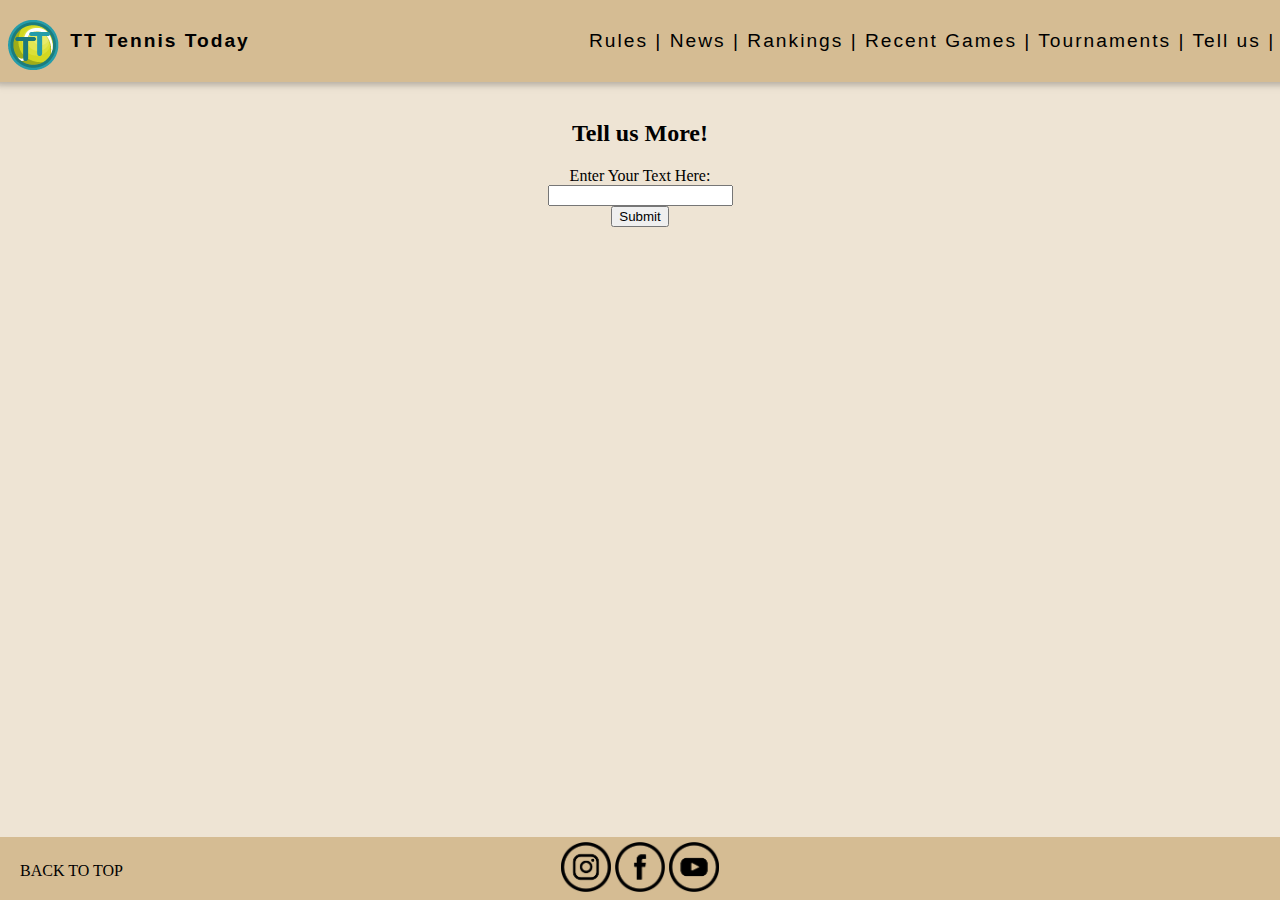
<file: SRC/FORM.html>
<!DOCTYPE html>
<html lang="en">

<head>
    <meta charset="UTF-8">
    <meta http-equiv="X-UA-Compatible" content="IE=edge">
    <meta name="viewport" content="width=device-width, initial-scale=1.0">
    <link rel="stylesheet" href="/SRC/CSS.css">
    <title>Tennis Today - Home</title>
</head>

<head>
    <link rel="shortcut icon" type="image/x-icon" href="IMAGENS/50PX.png">
  </head>

<body>
    <a id="Top" class="logo5" href="/index.html"><img src="IMAGENS/50PX.png"></a>
    <div class="header shadow">
        <a href="/index.html" class="Homebutton Top"><b>TT Tennis Today</b> </a>
        <div class="headerright center">
            <a href="/SRC/RULES.html" class="link">Rules |</a>
            <a href="/SRC/NEWS.html" class="link">News |</a>
            <a href="/SRC/RANKINGS.html" class="link">Rankings |</a>
            <a href="/SRC/RECENTGAMES.html" class="link">Recent Games |</a>
            <a href="/SRC/tournaments.html" class="link">Tournaments |</a>
            <a href="/SRC/FORM.html" class="link">Tell us |</a>
        </div>
    </div>

    <div class="centercolforms">
        <h2 style="text-align:center">Tell us More!</h2>
        <form method="post" id="formulario">
            Enter Your Text Here:<br>
            <input type="text" name="textdata"><br>
            <input type="submit" name="submit" id="submit">

        </form>
    </div>


    <div class="footer">
        <div>
            <div class="backtotop">
                <a href="FORM.html"> BACK TO TOP </a>
            </div>
            <div class="socialdiv">
                <a href="https://www.instagram.com/tennischannel/?hl=en" target="_blank"><img class="socials"
                        src="/SRC/IMAGENS/icon1.png" alt="instagramlogo"></a>
                <a href="https://www.facebook.com/TennisMedia/" target="_blank"> <img class="socials"
                        src="/SRC/IMAGENS/icon3.png" alt="facebooklogo"></a>
                <a href="https://www.youtube.com/channel/UCDitdIjOjS9Myza9I21IqzQ" target="_blank"><img class="socials"
                        src="/SRC/IMAGENS/icon2.png" alt="youtubelogo"></a>
            </div>
        </div>
    </div>

    <script>
        const form = document.getElementById('formulario');

        function submitForm(e) {
            event.preventDefault();
            var xmlDoc = document.implementation.createDocument(null, "form");
            newElement = xmlDoc.createElement("teste");
            newElement.textContent = "asd";

            x = xmlDoc.getElementsByTagName("form")[0]
            x.appendChild(newElement);

            const teste = new XMLSerializer().serializeToString(xmlDoc);

            const blob = new Blob([teste], { type: "octet-stream" });
            const href = URL.createObjectURL(blob);

            const a = Object.assign(document.createElement("a"), {
                href,
                style: "display:none",
                download: "myData.xml",
            })

            document.body.appendChild(a);
            a.click();
        }

        form.addEventListener('submit', submitForm);


    </script>
</body>

</html>
</file>
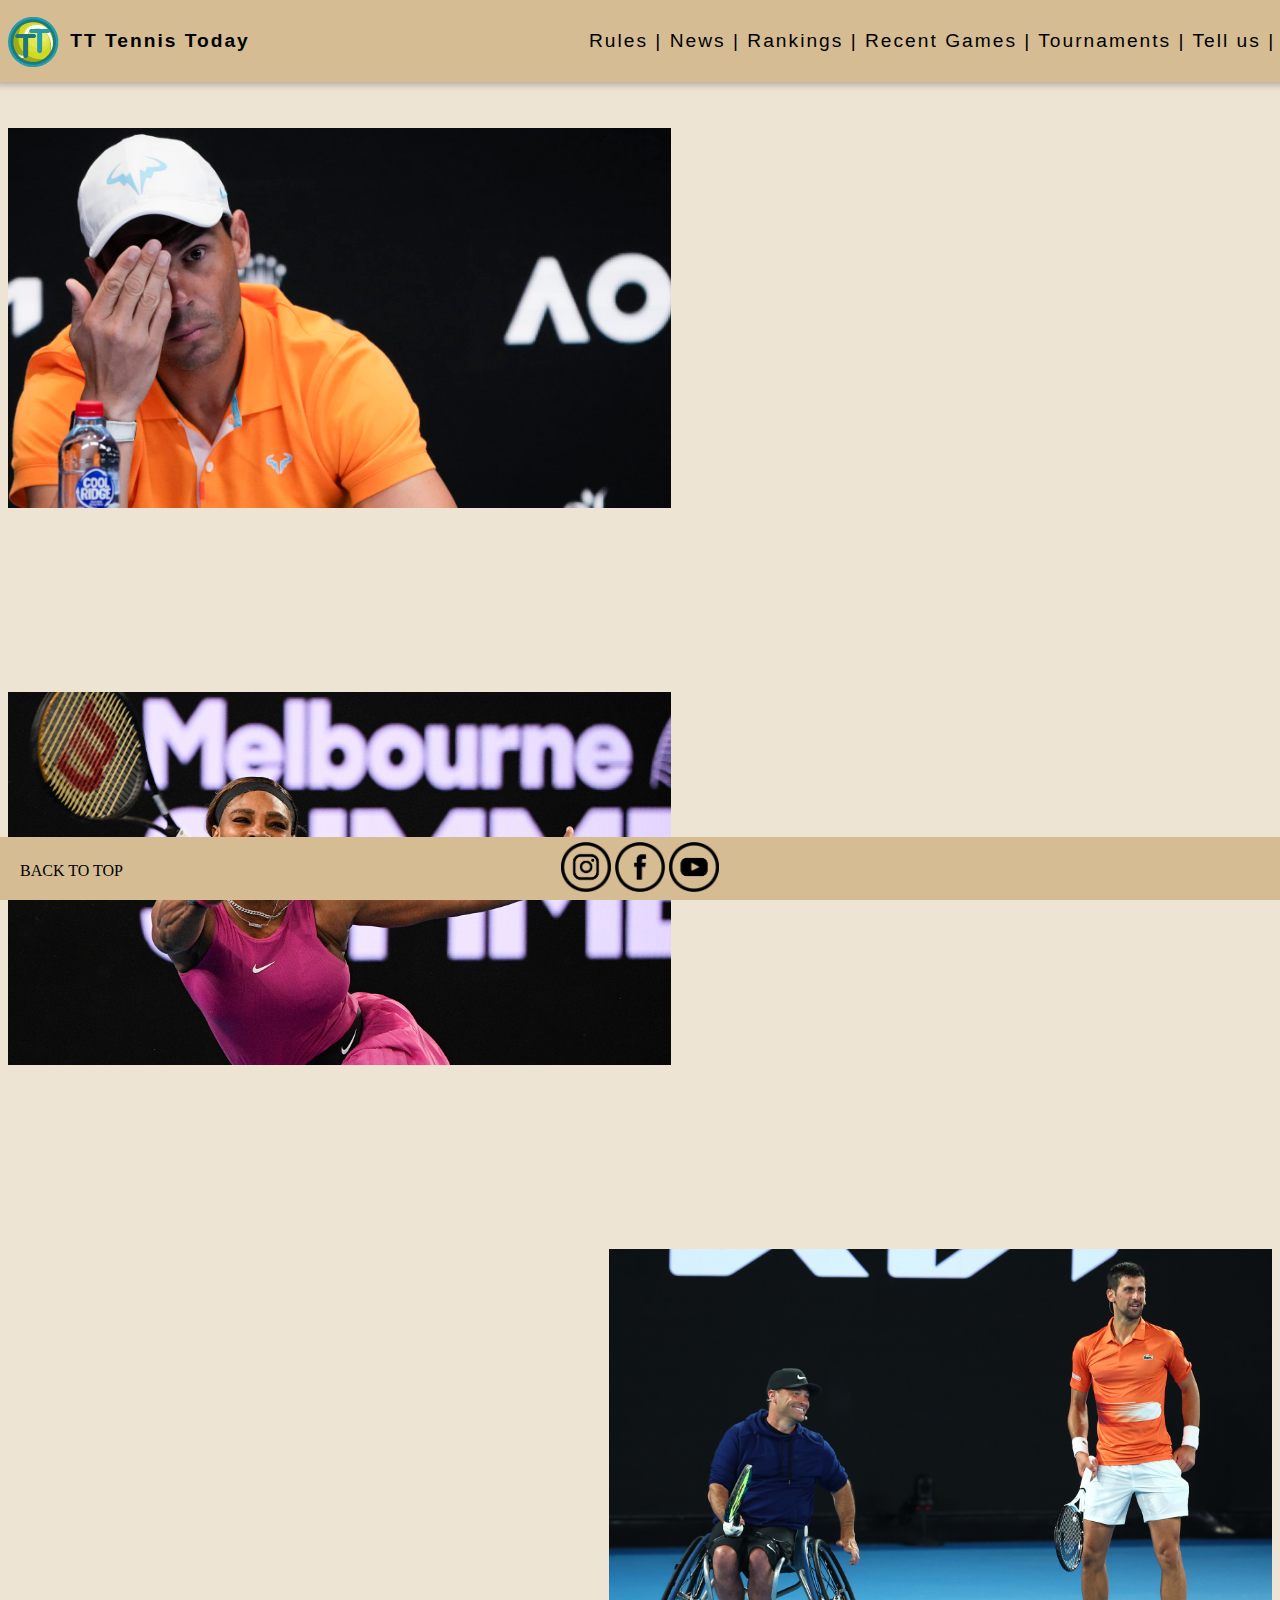
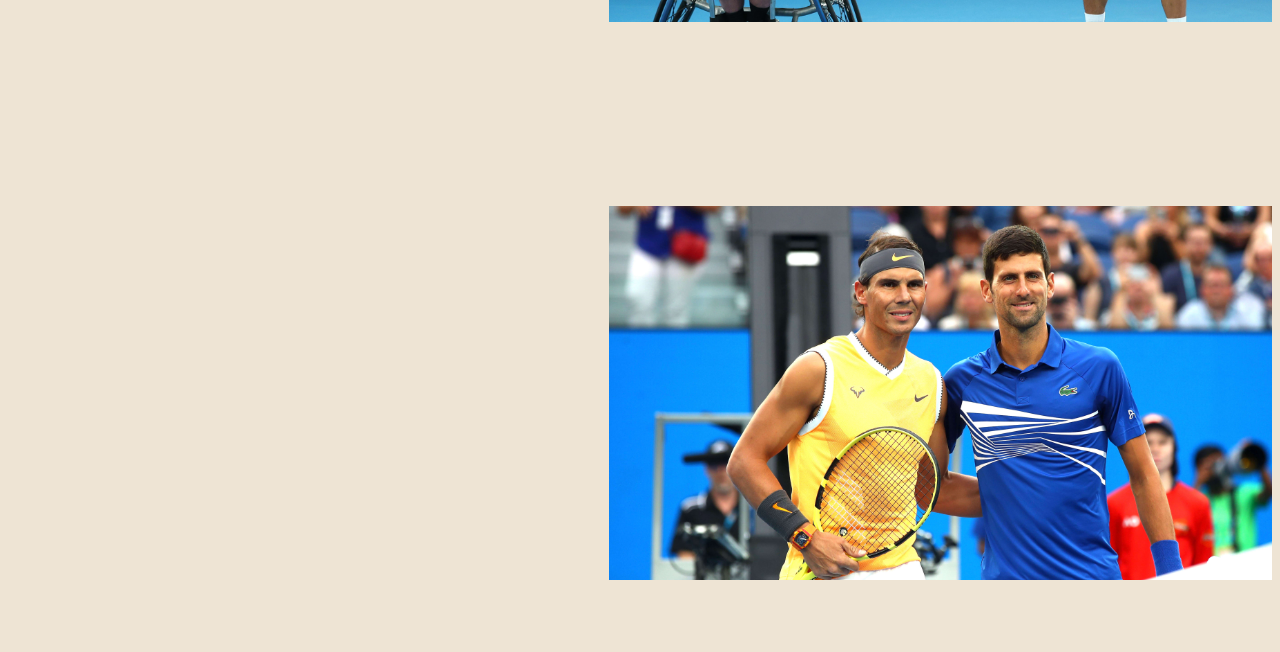
<file: SRC/NEWS.html>
<!DOCTYPE html>
<html lang="en">

<head>
    <meta charset="UTF-8">
    <meta http-equiv="X-UA-Compatible" content="IE=edge">
    <meta name="viewport" content="width=device-width, initial-scale=1.0">
    <link rel="stylesheet" href="CSS.css">
    <title>Tennis Today - News</title>
</head>

<head>
    <link rel="shortcut icon" type="image/x-icon" href="IMAGENS/50PX.png" />
  </head>

<body>
    <a class="logo3" href="../index.html"><img src="IMAGENS/50PX.png"></a>
    <div id="Top" class="header shadow">
        <a href="../index.html" class="Homebutton Top"><b>TT Tennis Today</b> </a>
        <div class="headerright center">
            <a href="RULES.html" class="link">Rules |</a>
            <a href="NEWS.html" class="link">News |</a>
            <a href="RANKINGS.html" class="link">Rankings |</a>
            <a href="/SRC/RECENTGAMES.html" class="link">Recent Games |</a>
            <a href="/SRC/tournaments.html" class="link">Tournaments |</a>
            <a href="/SRC/FORM.html" class="link">Tell us |</a>
        </div>
    </div>
    <div class="centercol">

        <div class="centercolesq">
            <div class="img__wrap news centercolesq">
                <img class="img__img news" src="/SRC/IMAGENS/news1.jpg" />
                <a href="/SRC/NEWS1.html">
                    <p class="img__description">Nadal in rut, Djokovic on roll as Australian Open approaches</p>
                </a>
            </div>
            <div class="img__wrap news centercolesq">
                <img class="img__img news" src="/SRC/IMAGENS/news3.jpg" />
                <a href="/SRC/NEWS3.html">
                    <p class="img__description">AUSTRALIAN OPEN 2023: AP quiz on the year’s 1st tennis Slam</p>
                </a>
            </div>
        </div>

        <div class="centercoldir">
            <div class="img__wrap news centercoldir">
                <img class="img__img news" src="/SRC/IMAGENS/news2.jpg" />
                <a href="/SRC/NEWS2.html">
                    <p class="img__description">In exhibition with Kyrgios, Djokovic receives warm welcome in Melbourne
                        return</p>
                </a>
            </div>

            <div class="img__wrap news centercoldir">
                <img class="img__img news" src="/SRC/IMAGENS/news4.jpg" />
                <a href="/SRC/NEWS4.html">
                    <p class="img__description">Rafael Nadal and Novak Djokovic land on opposite halves of Australian
                        Open draw</p>
                </a>
            </div>
        </div>
    </div>

    <div class="footer">
        <div>
            <div class="backtotop">
                <a href="NEWS.html"> BACK TO TOP </a>
            </div>

            <div class="socialdiv">
                <a href="https://www.instagram.com/tennischannel/?hl=en" target="_blank"><img class="socials"
                        src="/SRC/IMAGENS/icon1.png" alt="instagramlogo"></a>
                <a href="https://www.facebook.com/TennisMedia/" target="_blank"> <img class="socials"
                        src="/SRC/IMAGENS/icon3.png" alt="facebooklogo"></a>
                <a href="https://www.youtube.com/channel/UCDitdIjOjS9Myza9I21IqzQ" target="_blank"><img class="socials"
                        src="/SRC/IMAGENS/icon2.png" alt="youtubelogo"></a>
            </div>
        </div>
    </div>

</body>

</html>
</file>
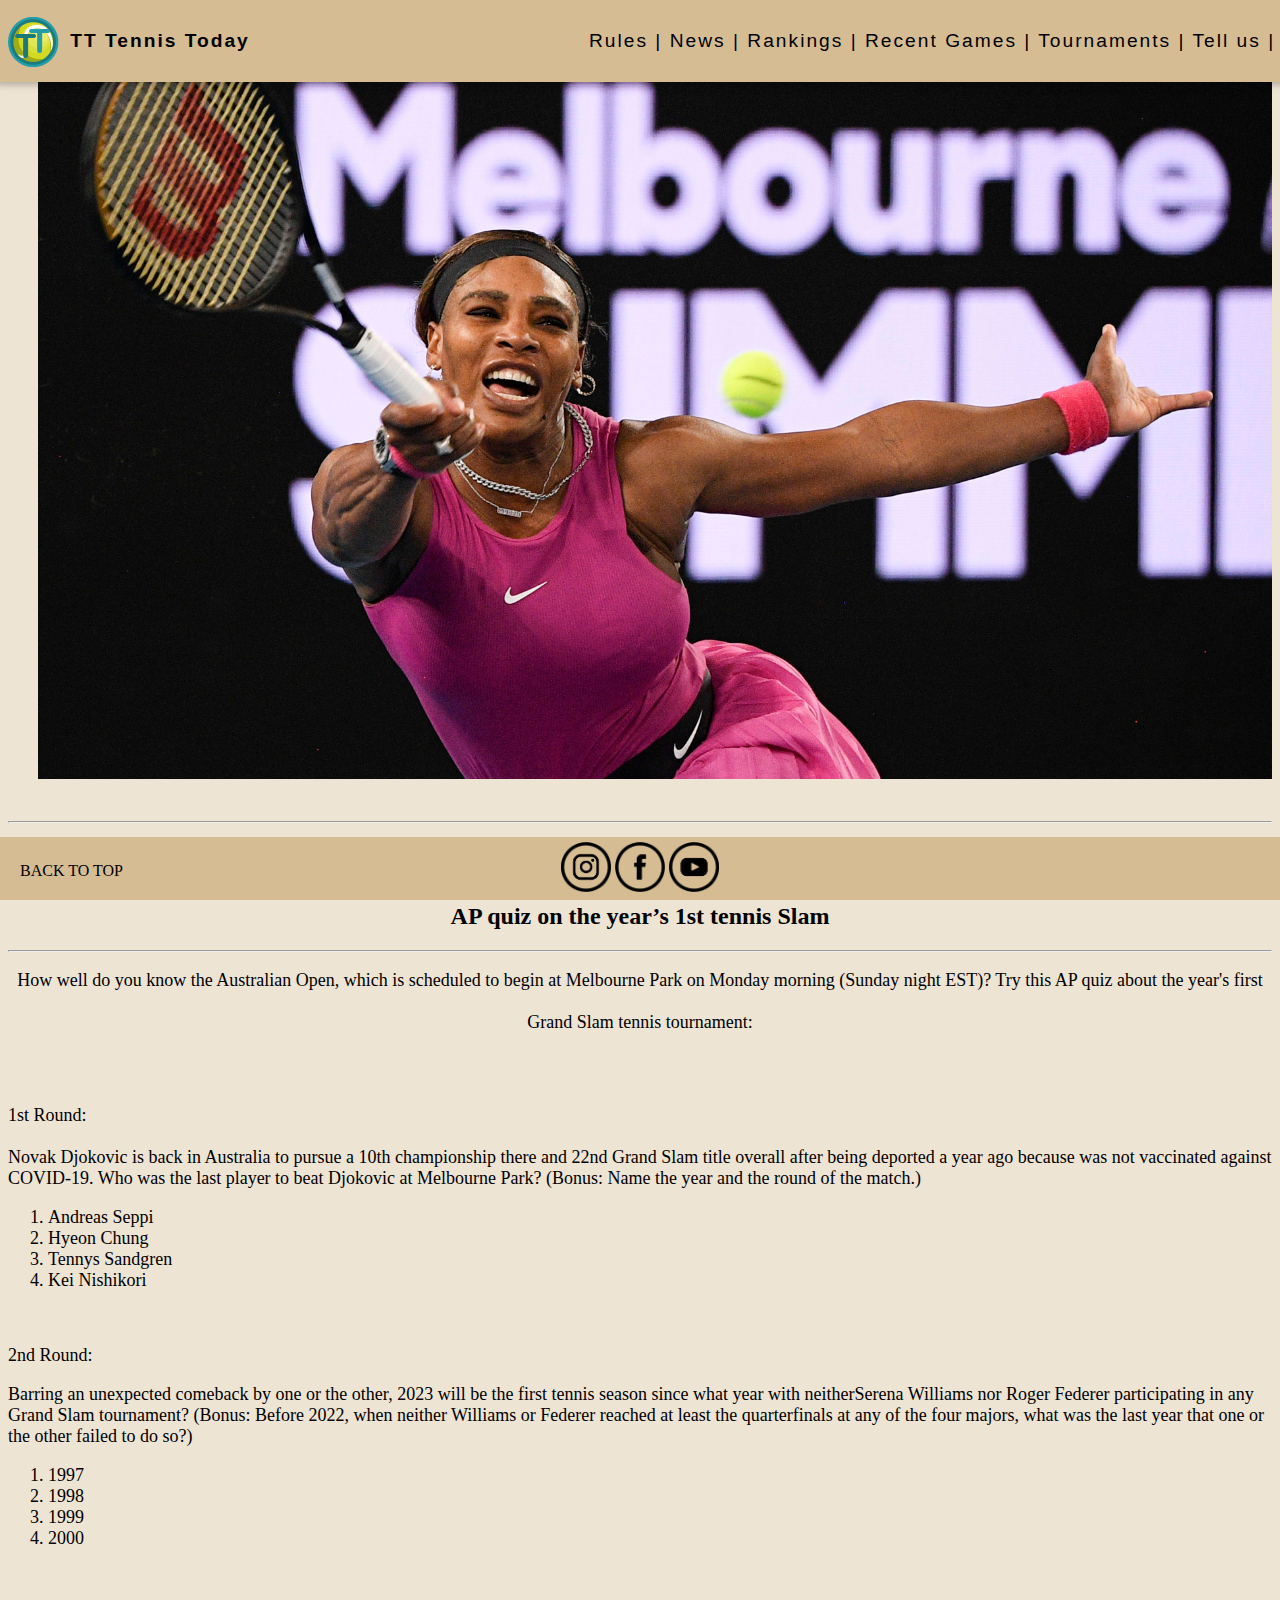
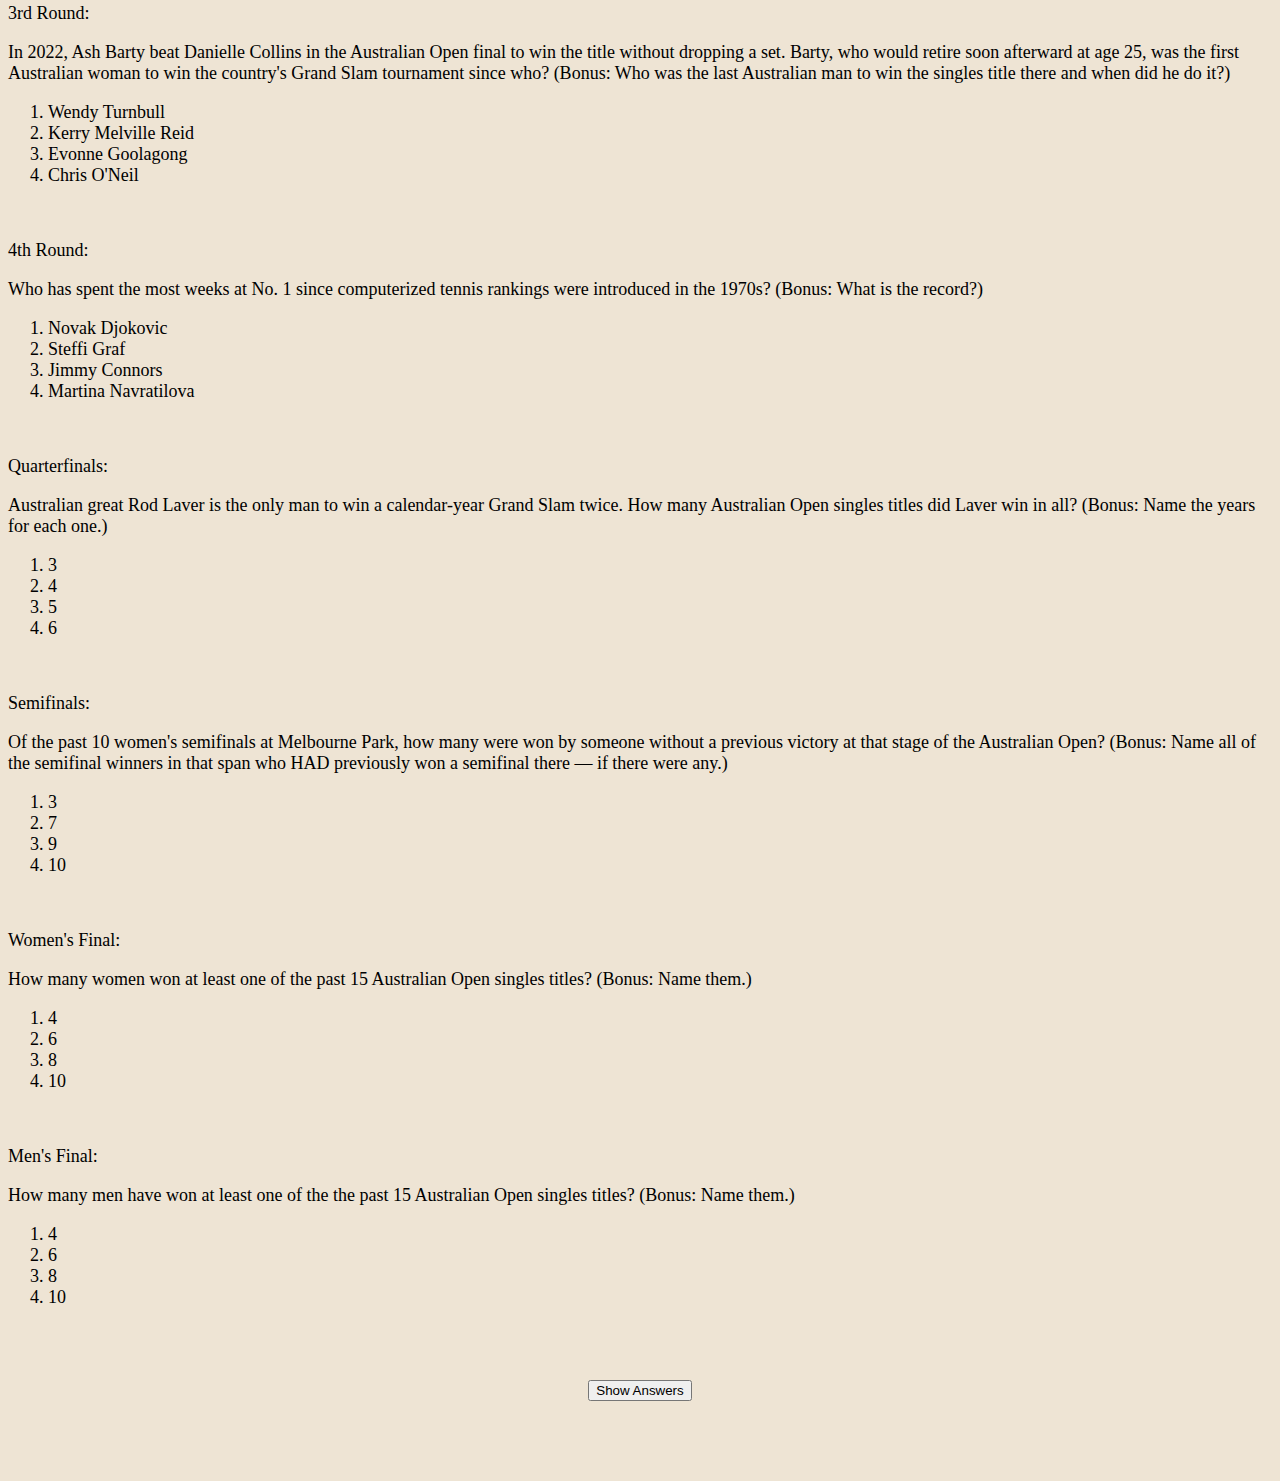
<file: SRC/NEWS3.html>
<!DOCTYPE html>
<html lang="en">

<head>
    <meta charset="UTF-8">
    <meta http-equiv="X-UA-Compatible" content="IE=edge">
    <meta name="viewport" content="width=device-width, initial-scale=1.0">
    <link rel="stylesheet" href="CSS.css">
    <title>Tennis Today - News</title>
</head>

<head>
    <link rel="shortcut icon" type="image/x-icon" href="IMAGENS/50PX.png">
  </head>

<body>
    <a class="logo3" href="../index.html"><img src="IMAGENS/50PX.png"></a>
    <div id="Top" class="header shadow">
        <a href="../index.html" class="Homebutton Top"><b>TT Tennis Today</b> </a>
        <div class="headerright center">
            <a href="RULES.html" class="link">Rules |</a>
            <a href="NEWS.html" class="link">News |</a>
            <a href="RANKINGS.html" class="link">Rankings |</a>
            <a href="/SRC/RECENTGAMES.html" class="link">Recent Games |</a>
            <a href="/SRC/tournaments.html" class="link">Tournaments |</a>
            <a href="/SRC/FORM.html" class="link">Tell us |</a>
        </div>
    </div>


    <div class="centercol">
        <img class="marginimage" src="/SRC/IMAGENS/news3.jpg">
    </div>

    <hr>
    <div style="text-align:center">
        <h1>AUSTRALIAN OPEN 2023:</h1>
        <h2>AP quiz on the year’s 1st tennis Slam</h2>
        <hr>
    </div>

    <p class="bold centertext">
        How well do you know the Australian Open, which is scheduled to begin at Melbourne Park on Monday morning
        (Sunday night EST)? Try this AP quiz about the year's first
        </br>
        </br>Grand Slam tennis tournament:</p>


    </br>
    </br>
    <p class="bold">1st Round:
        </br>
        </br> Novak Djokovic is back in Australia to pursue a 10th championship there and 22nd Grand Slam title overall
        after
        being deported a year ago because was not vaccinated against COVID-19. Who was the last player to beat Djokovic
        at Melbourne Park? (Bonus: Name the year and the round of the match.)

    <ol class="bold">
        <li>Andreas Seppi</li>
        <li>Hyeon Chung</li>
        <li>Tennys Sandgren</li>
        <li>Kei Nishikori</li>
    </ol>

    </br>
    <p class="bold">2nd Round:

    <p class="bold"> Barring an unexpected comeback by one or the other, 2023 will be the first tennis season since what
        year with neitherSerena Williams nor Roger Federer participating in any Grand Slam tournament? (Bonus: Before
        2022,
        when neither Williams or Federer reached at least the quarterfinals at any of the four majors, what was the last
        year that one or the other failed to do so?)

    <ol class="bold">
        <li>1997</li>
        <li>1998</li>
        <li>1999</li>
        <li>2000</li>
    </ol>

    </br>
    <p class="bold">3rd Round:

    <p class="bold">In 2022, Ash Barty beat Danielle Collins in the Australian Open final to win the title without
        dropping a set. Barty, who would retire soon afterward at age 25, was the first Australian woman to win the
        country's Grand Slam tournament since who? (Bonus: Who was the last Australian man to win the singles title
        there and when did he do it?)

    <ol class="bold">
        <li>Wendy Turnbull</li>
        <li>Kerry Melville Reid</li>
        <li>Evonne Goolagong</li>
        <li>Chris O'Neil</li>
    </ol>


    </br>
    <p class="bold">4th Round:

    <p class="bold">Who has spent the most weeks at No. 1 since computerized tennis rankings were introduced in the
        1970s? (Bonus: What is the record?)

    <ol class="bold">
        <li>Novak Djokovic</li>
        <li>Steffi Graf</li>
        <li>Jimmy Connors</li>
        <li>Martina Navratilova</li>
    </ol>

    </br>
    <p class="bold">Quarterfinals:
    <p class="bold">Australian great Rod Laver is the only man to win a calendar-year Grand Slam twice. How many
        Australian Open singles titles did Laver win in all? (Bonus: Name the years for each one.)
    <ol class="bold">
        <li>3</li>
        <li>4</li>
        <li>5</li>
        <li>6</li>
    </ol>

    </br>
    <p class="bold">Semifinals:
    <p class="bold">Of the past 10 women's semifinals at Melbourne Park, how many were won by someone without a previous
        victory at that stage of the Australian Open? (Bonus: Name all of the semifinal winners in that span who HAD
        previously won a semifinal there — if there were any.)
    <ol class="bold">
        <li>3</li>
        <li>7</li>
        <li>9</li>
        <li>10</li>
    </ol>


    </br>
    <p class="bold">Women's Final:
    <p class="bold">How many women won at least one of the past 15 Australian Open singles titles? (Bonus: Name
        them.)
    <ol class="bold">
        <li>4</li>
        <li>6</li>
        <li>8</li>
        <li>10</li>
    </ol>


    </br>
    <p class="bold">Men's Final:
    <p class="bold">How many men have won at least one of the the past 15 Australian Open singles titles? (Bonus: Name
        them.)
    <ol class="bold">
        <li>4</li>
        <li>6</li>
        <li>8</li>
        <li>10</li>
    </ol>

    </br>
    </br>
    </br>
    <div class="centertext center">
        <input type="button" name="answer" value="Show Answers" onclick="showDiv()" />
    </div>
    </br>
    </br>
    </br>
    </br>
    <script>
        function showDiv() {
            document.getElementById('respostas').style.display = "block";
        }
    </script>
</body>


<div id="respostas" style="display: none;" class="answer_list">

    <p>ANSWERS</p>
    </br>
    <p class="bold"></br>1st Round.<mark>2.</mark> Djokovic's most recent on-court setback at the Australian Open was a
        7-6 (4),
        7-5,
        7-6 (3) loss to
        Hyeon Chung. Bonus: It happened in the fourth round in 2018, when Djokovic was dealing with a painful right
        elbow; he would soon have surgery.
        </br>
        </br>2nd Round. <mark>1.</mark> Williams made her Grand Slam debut in 1998 and entered at least one major
        tournament
        every year
        until 2022, when she said she would be "evolving" away from her playing days after the U.S. Open. Federer's
        first major came in 1999 and he participated in at least two — but usually all four — every season until 2020,
        when he only appeared at the Australian Open before a series of knee operations that hastened the end of his
        career. He played in two more Slams in 2021, then announced his retirement last September. Bonus: In 2006,
        Williams made it to the third round at the Australian Open and fourth round at the U.S. Open, while sitting out
        the French Open and Wimbledon because of pain in her left knee.
        </br>
        </br>3rd Round. <mark>4.</mark> O'Neil won the 1978 Australian Open for her only Grand Slam singles trophy,
        defeating Betsy
        Nagelsen 6-3, 7-6 (3) in the final. O'Neil never made it past the second round on any other appearance at the
        Open — or past the third round at any other major tournament. Bonus: The most recent Australian man to win the
        singles championship at the Australian Open was Mark Edmondson, who beat countryman John Newcombe in four sets
        in the 1976 final.
        </br>
        </br>4th Round. <mark>2.</mark> Bonus: Graf led the WTA for 377 weeks. Djokovic holds the ATP mark of 373.
        </br>
        </br>Quarterfinals. <mark>1.</mark> Laver's first major trophy came in his home country in 1960 and he also won
        in
        Australia in
        1962 and 1969 as part of his two true Slams. Laver won Wimbledon four times and the French Open and U.S. Open
        twice apiece, for a total of 11 majors, but he missed out on a chance to add more during much of the 1960s
        because he turned professional before Grand Slam tournaments allowed pros to enter.
        </br>
        </br>Semifinals. <mark>3.</mark> All but one of the past 10 women's finalists at the Australian Open had never
        been
        there before.
        Bonus: The exception was Naomi Osaka, who was a first-timer in 2019, when she won the title, but of course was
        not when she returned to the championship match — and won it again — two years later.
        </br>
        </br>Women's Final. <mark>4.</mark> Since 2008, when Maria Sharapova won her Australian Open trophy, 10
        different
        players have
        been the last woman standing at the hard-court tournament that opens each Grand Slam season. Bonus: The other
        champs in that span were Serena Williams (2009, 2010, 2015, 2017), Kim Clijsters (2011), Victoria Azarenka
        (2012, 2013), Li Na (2014), Angelique Kerber (2016), Caroline Wozniacki (2018), Naomi Osaka (2019, 2021), Sofia
        Kenin (2020) and Ash Barty (2022).
        </br>
        </br>Men's Final. <mark>1.</mark> Only four men have managed to claim the championship at Melbourne Park over
        the
        past 1 1/2
        decades; indeed, that quartet's dominant streak extends to 2006, when Roger Federer earned the second of his
        total haul of six Australian Open titles. Bonus: Federer's other triumphs in the last 15 years were in 2007,
        2010, 2017 and 2018. The other men's trophies went to Djokovic (2008, 2011, 2012, 2013, 2015, 2016, 2019, 2020,
        2021), Stan Wawrinka (2014) and Rafael Nadal (2009, 2022).
    </p>
</div>



<div class="footer">
    <div>
        <div class="backtotop">
            <a href="NEWS3.html"> BACK TO TOP </a>
        </div>
        <div class="socialdiv">
            <a href="https://www.instagram.com/tennischannel/?hl=en" target="_blank"><img class="socials"
                    src="/SRC/IMAGENS/icon1.png" alt="instagramlogo"></a>
            <a href="https://www.facebook.com/TennisMedia/" target="_blank"> <img class="socials"
                    src="/SRC/IMAGENS/icon3.png" alt="facebooklogo"></a>
            <a href="https://www.youtube.com/channel/UCDitdIjOjS9Myza9I21IqzQ" target="_blank"><img class="socials"
                    src="/SRC/IMAGENS/icon2.png" alt="youtubelogo"></a>
        </div>
    </div>
</div>
</body>
</file>
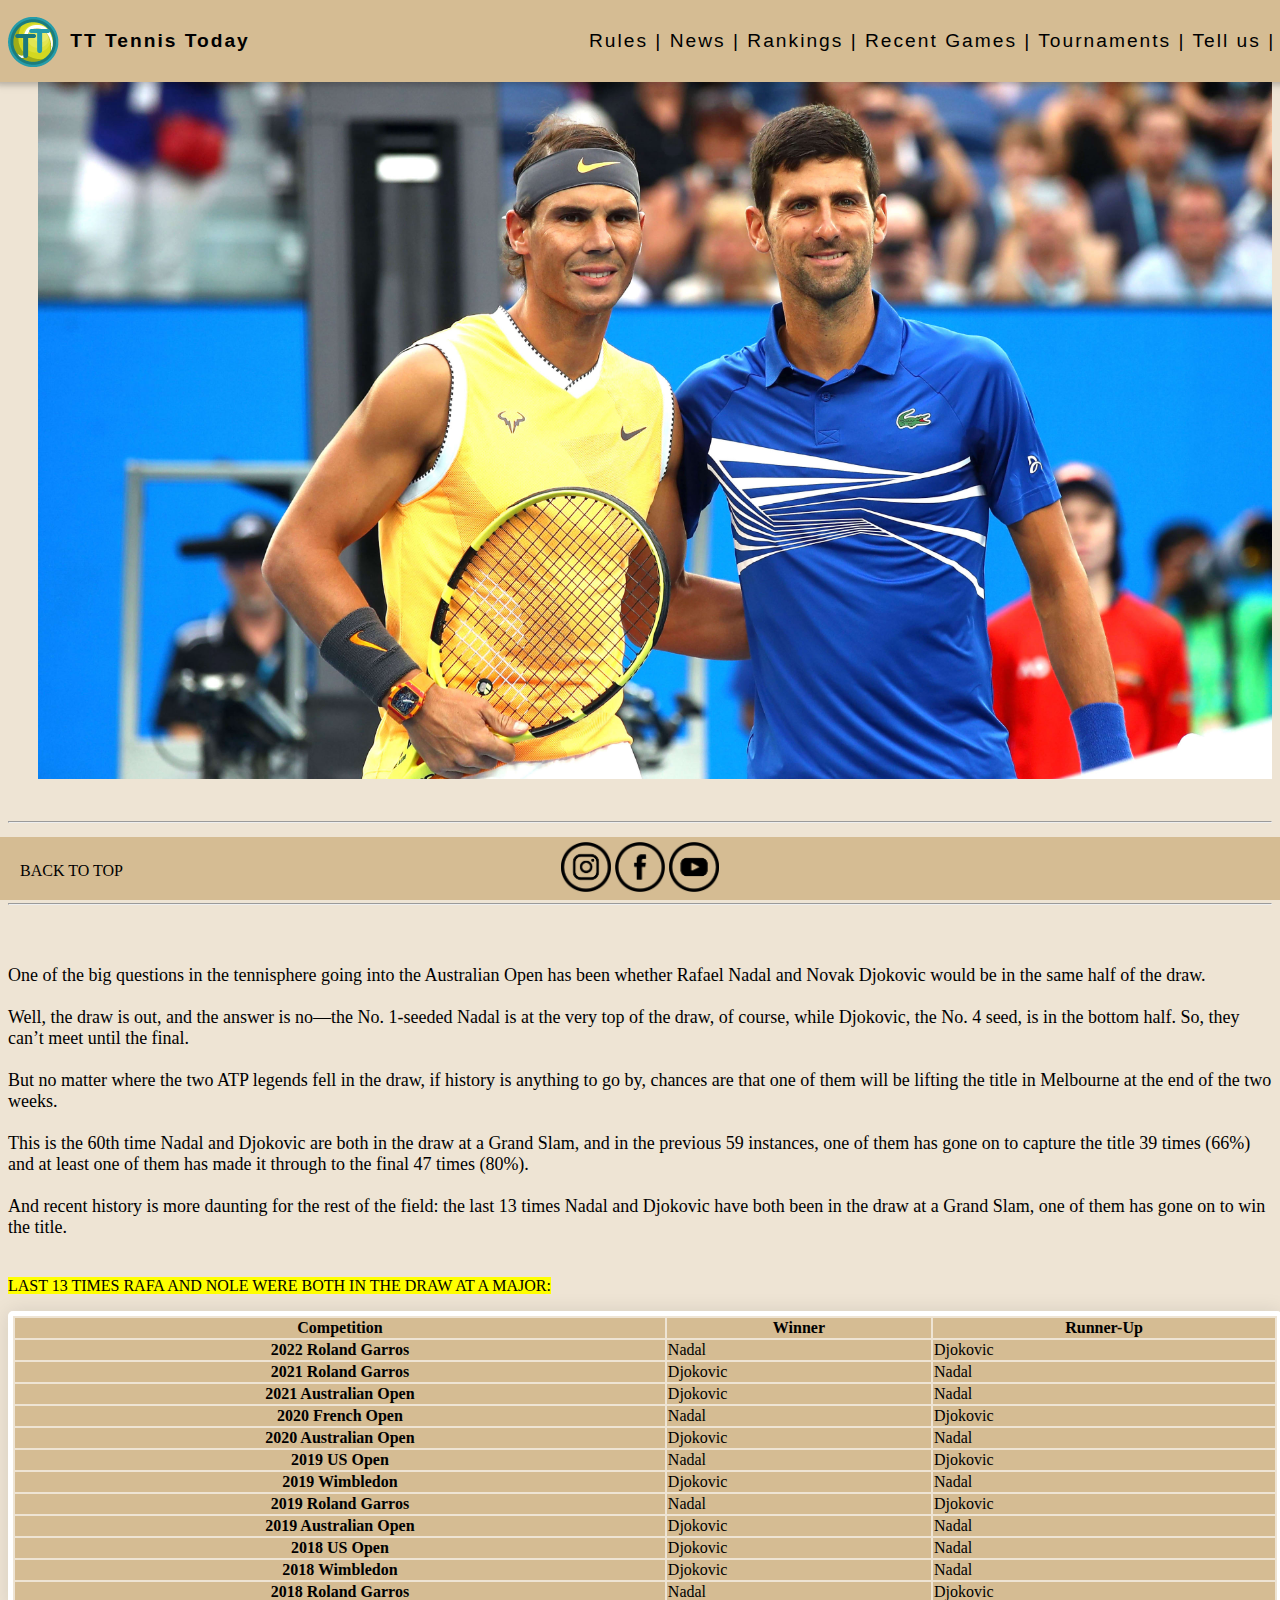
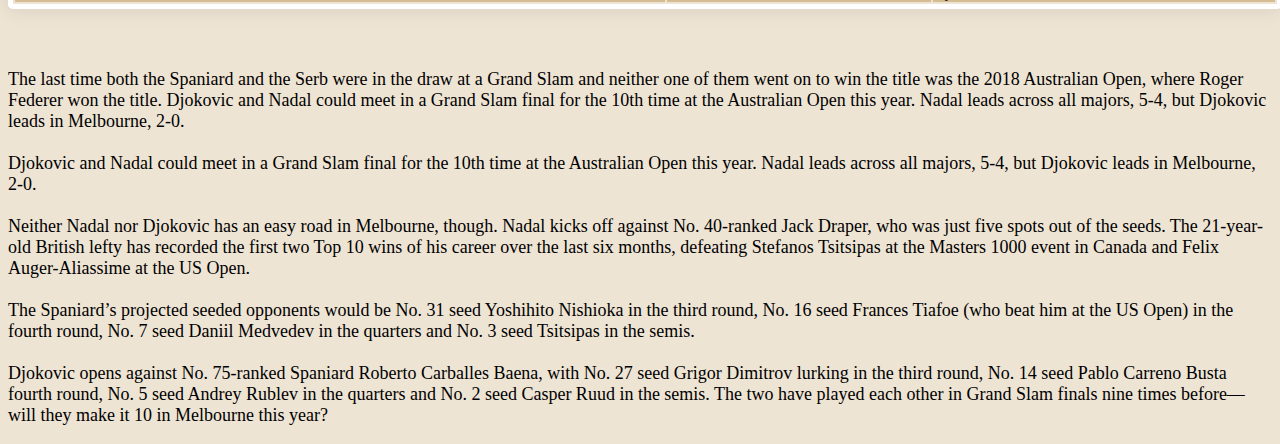
<file: SRC/NEWS4.html>
<!DOCTYPE html>
<html lang="en">

<head>
    <meta charset="UTF-8">
    <meta http-equiv="X-UA-Compatible" content="IE=edge">
    <meta name="viewport" content="width=device-width, initial-scale=1.0">
    <link rel="stylesheet" href="CSS.css">
    <title>Tennis Today - News</title>
</head>

<head>
    <link rel="shortcut icon" type="image/x-icon" href="IMAGENS/50PX.png" />
  </head>

<body>
    <a class="logo3" href="../index.html"><img src="IMAGENS/50PX.png"></a>
    <div id="Top" class="header shadow">
        <a href="../index.html" class="Homebutton Top"><b>TT Tennis Today</b> </a>
        <div class="headerright center">
            <a href="RULES.html" class="link">Rules |</a>
            <a href="NEWS.html" class="link">News |</a>
            <a href="RANKINGS.html" class="link">Rankings |</a>
            <a href="/SRC/RECENT GAMES.html" class="link">Recent Games |</a>
            <a href="/SRC/tournaments.html" class="link">Tournaments |</a>
            <a href="/SRC/FORM.html" class="link">Tell us |</a>
        </div>
    </div>

    <div class="centercol">
        <img class="marginimage" src="/SRC/IMAGENS/news4.jpg">
    </div>

    <hr>
    <div style="text-align:center">
        <h1>Rafael Nadal and Novak Djokovic land on opposite halves of Australian Open draw:</h1>
        <hr>
    </div>

    <p class="bold">
        </br>
        </br> One of the big questions in the tennisphere going into the Australian Open has been whether Rafael Nadal
        and
        Novak Djokovic would be in the same half of the draw.
        </br>
        </br>Well, the draw is out, and the answer is no—the No. 1-seeded Nadal is at the very top of the draw, of
        course,
        while Djokovic, the No. 4 seed, is in the bottom half. So, they can’t meet until the final.
        </br>
        </br> But no matter where the two ATP legends fell in the draw, if history is anything to go by, chances are
        that one
        of them will be lifting the title in Melbourne at the end of the two weeks.
        </br>
        </br> This is the 60th time Nadal and Djokovic are both in the draw at a Grand Slam, and in the previous 59
        instances,
        one of them has gone on to capture the title 39 times (66%) and at least one of them has made it through to the
        final 47 times (80%).
        </br>
        </br> And recent history is more daunting for the rest of the field: the last 13 times Nadal and Djokovic have
        both
        been in the draw at a Grand Slam, one of them has gone on to win the title.

        </br>
        </br>
    <p class="centercol center"><mark>LAST 13 TIMES RAFA AND NOLE WERE BOTH IN THE DRAW AT A MAJOR:</mark></p>

    <table class="centercol">
        <tbody></tbody>
        <tr>
            <th>Competition</th>
            <th>Winner</th>
            <th>Runner-Up</th>
        </tr>
        <tr>
            <th>2022 Roland Garros</th>
            <td>Nadal</td>
            <td>Djokovic</td>
        </tr>
        <tr>
            <th>2021 Roland Garros</th>
            <td>Djokovic</td>
            <td>Nadal</td>
        </tr>
        <tr>
            <th>2021 Australian Open</th>
            <td>Djokovic</td>
            <td>Nadal</td>
        </tr>
        <tr>
            <th>2020 French Open</th>
            <td>Nadal</td>
            <td>Djokovic</td>
        </tr>
        <tr>
            <th>2020 Australian Open</th>
            <td>Djokovic</td>
            <td>Nadal</td>
        </tr>
        <tr>
            <th>2019 US Open</th>
            <td>Nadal</td>
            <td>Djokovic</td>
        </tr>
        <tr>
            <th>2019 Wimbledon</th>
            <td>Djokovic</td>
            <td>Nadal</td>
        </tr>
        <tr>
            <th>2019 Roland Garros</th>
            <td>Nadal</td>
            <td>Djokovic</td>
        </tr>
        <tr>
            <th>2019 Australian Open</th>
            <td>Djokovic</td>
            <td>Nadal</td>
        </tr>
        <tr>
            <th>2018 US Open</th>
            <td>Djokovic</td>
            <td>Nadal</td>
        </tr>
        <tr>
            <th>2018 Wimbledon</th>
            <td>Djokovic</td>
            <td>Nadal</td>
        </tr>
        <tr>
            <th>2018 Roland Garros</th>
            <td>Nadal</td>
            <td>Djokovic</td>
        </tr>
        </tbody>
    </table>

    <p class="bold">
        </br>
        </br>The last time both the Spaniard and the Serb were in the draw at a Grand Slam and neither one of them went
        on
        to
        win the title was the 2018 Australian Open, where Roger Federer won the title.
        Djokovic and Nadal could meet in a Grand Slam final for the 10th time at the Australian Open this year. Nadal
        leads across all majors, 5-4, but Djokovic leads in Melbourne, 2-0.
        </br>
        </br> Djokovic and Nadal could meet in a Grand Slam final for the 10th time at the Australian Open this year.
        Nadal
        leads across all majors, 5-4, but Djokovic leads in Melbourne, 2-0.
        </br>
        </br> Neither Nadal nor Djokovic has an easy road in Melbourne, though.
        Nadal kicks off against No. 40-ranked Jack Draper, who was just five spots out of the seeds. The 21-year-old
        British lefty has recorded the first two Top 10 wins of his career over the last six months, defeating Stefanos
        Tsitsipas at the Masters 1000 event in Canada and Felix Auger-Aliassime at the US Open.
        </br>
        </br> The Spaniard’s projected seeded opponents would be No. 31 seed Yoshihito Nishioka in the third round, No.
        16
        seed Frances Tiafoe (who beat him at the US Open) in the fourth round, No. 7 seed Daniil Medvedev in the
        quarters and No. 3 seed Tsitsipas in the semis.
        </br>
        </br> Djokovic opens against No. 75-ranked Spaniard Roberto Carballes Baena, with No. 27 seed Grigor Dimitrov
        lurking
        in the third round, No. 14 seed Pablo Carreno Busta fourth round, No. 5 seed Andrey Rublev in the quarters and
        No. 2 seed Casper Ruud in the semis.
        The two have played each other in Grand Slam finals nine times before—will they make it 10 in Melbourne this
        year?
    </p>

    <div class="footer">
        <div>
            <div class="backtotop">
                <a href="NEWS4.html"> BACK TO TOP </a>
            </div>
            <div class="socialdiv">
                <a href="https://www.instagram.com/tennischannel/?hl=en" target="_blank"><img class="socials"
                        src="/SRC/IMAGENS/icon1.png" alt="instagramlogo"></a>
                <a href="https://www.facebook.com/TennisMedia/" target="_blank"> <img class="socials"
                        src="/SRC/IMAGENS/icon3.png" alt="facebooklogo"></a>
                <a href="https://www.youtube.com/channel/UCDitdIjOjS9Myza9I21IqzQ" target="_blank"><img class="socials"
                        src="/SRC/IMAGENS/icon2.png" alt="youtubelogo"></a>
            </div>
        </div>
    </div>
</body>
</file>
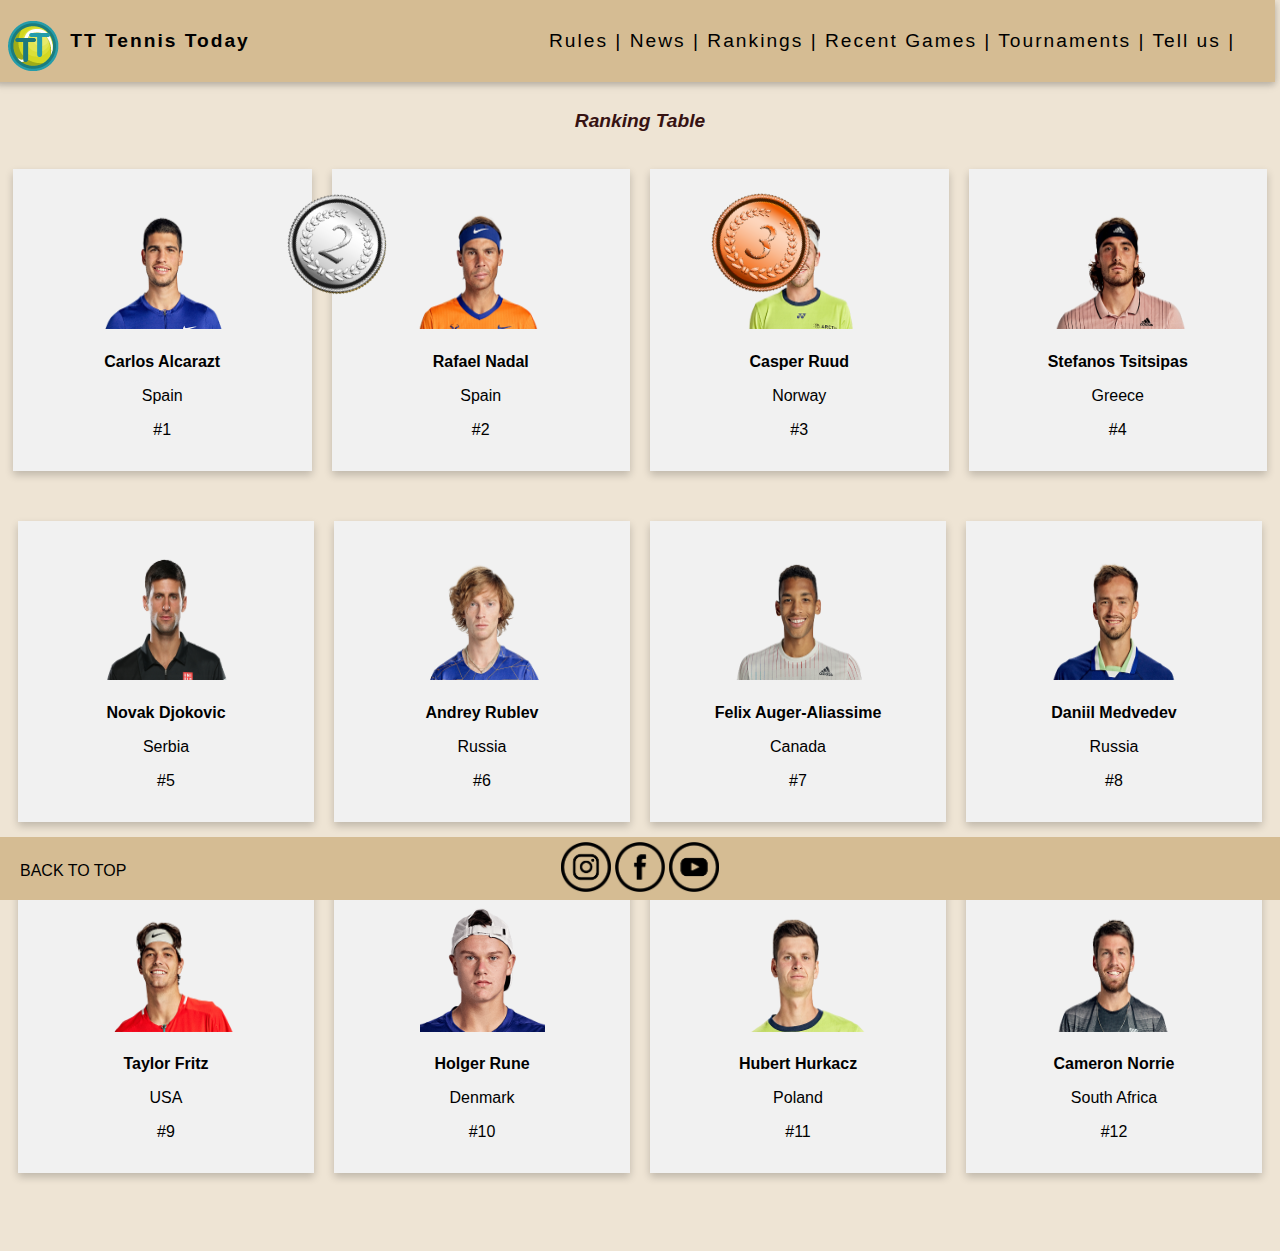
<file: SRC/RANKINGS.html>
<!DOCTYPE html>
<html lang="en">

<head>
  <meta charset="UTF-8">
  <meta http-equiv="X-UA-Compatible" content="IE=edge">
  <meta name="viewport" content="width=device-width, initial-scale=1.0">
  <link rel="stylesheet" href="CSS.css">
  <title>Tennis Today - Rankings</title>
</head>

<head>
  <link rel="shortcut icon" type="image/x-icon" href="IMAGENS/50PX.png" />
</head>

<body>
  <a class="logo2" href="../index.html"><img src="IMAGENS/50PX.png" alt="logo"></a>
  <div id="Top" class="header shadow">
    <a href="../index.html" class="Homebutton Top"><b>TT Tennis Today</b> </a>
    <div class="headerright center">
      <a href="RULES.html" class="link">Rules |</a>
      <a href="NEWS.html" class="link">News |</a>
      <a href="RANKINGS.html" class="link">Rankings |</a>
      <a href="/SRC/RECENTGAMES.html" class="link">Recent Games |</a>
      <a href="/SRC/tournaments.html" class="link">Tournaments |</a>
      <a href="/SRC/FORM.html" class="link">Tell us |</a>
    </div>
  </div>

  <meta name="viewport" content="width=device-width, initial-scale=1">
  <style>
    * {
      box-sizing: border-box;
    }

    body {
      font-family: 'Trebuchet MS', 'Lucida Sans Unicode', 'Lucida Grande', 'Lucida Sans', Arial, sans-serif;
    }

    .column {
      float: left;
      width: 25%;
      padding: 0 10px;
      margin-bottom: 50px;
    }

    .row {
      margin: 0 -5px;
    }

    .row:after {
      content: "";
      display: table;
      clear: both;
    }

    @media screen and (max-width: 600px) {
      .column {
        width: 100%;
        display: block;
        margin-bottom: 20px;
      }
    }

    .card {
      box-shadow: 0 4px 8px 0 rgba(0, 0, 0, 0.2);
      padding: 16px;
      text-align: center;
      background-color: #f1f1f1;
    }
  </style>

    <h1>.</h1>
    <p class="rankingtxt"><b><i>Ranking Table</i></b></p>

    <img class="first" src="/SRC/IMAGENS/1st.png" alt="primeirolugar">
    <div class="row">
      <div class="column">
        <div class="card">
          <h3><img src="/SRC/IMAGENS/carlos.png" alt="carlos" width="150" height="125"></h3>
          <p><b>Carlos Alcarazt</b></p>
          <p>Spain</p>
          <p>#1</p>
        </div>
      </div>

      <img class="second" src="/SRC/IMAGENS/2nd.png" alt="segundolugar">
      <div class="column">
        <div class="card">
          <h3><img src="/SRC/IMAGENS/rafael.png" alt="rafael" width="150" height="125" /></h3>
          <p><b>Rafael Nadal</b></p>
          <p>Spain</p>
          <p>#2</p>
        </div>
      </div>

          <img class="third" src="/SRC/IMAGENS/3rd.png" alt="terceirolugar">
      <div class="column">
        <div class="card">
          <h3><img src="/SRC/IMAGENS/casper.png" alt="casper" width="150" height="125"></h3>
          <p><b>Casper Ruud</b></p>
          <p>Norway</p>
          <p>#3</p>
        </div>
      </div>

      <div class="column">
        <div class="card">
          <h3><img src="/SRC/IMAGENS/stefanos.png" alt="stefanos" width="150" height="125"></h3>
          <p><b>Stefanos Tsitsipas</b></p>
          <p>Greece</p>
          <p>#4</p>
        </div>
      </div>
    </div>

    <div class="column">
      <div class="card">
        <h3><img src="/SRC/IMAGENS/novak.png" alt="novak" width="150" height="125"></h3>
        <p><b>Novak Djokovic</b></p>
        <p>Serbia</p>
        <p>#5</p>
      </div>
    </div>
    </div>

    <div class="column">
      <div class="card">
        <h3><img src="/SRC/IMAGENS/andrey.png" alt="andrey" width="150" height="125"></h3>
        <p><b>Andrey Rublev</b></p>
        <p>Russia</p>
        <p>#6</p>
      </div>
    </div>
    </div>

    <div class="column">
      <div class="card">
        <h3><img src="/SRC/IMAGENS/felix.png" alt="felix" width="150" height="125"></h3>
        <p><b>Felix Auger-Aliassime</b></p>
        <p>Canada</p>
        <p>#7</p>
      </div>
    </div>
    </div>

    <div class="column">
      <div class="card">
        <h3><img src="/SRC/IMAGENS/danil.png" alt="danil" width="150" height="125"></h3>
        <p><b>Daniil Medvedev</b></p>
        <p>Russia</p>
        <p>#8</p>
      </div>
    </div>
    </div>

    <div class="column">
      <div class="card">
        <h3><img src="/SRC/IMAGENS/taylor.png" alt="taylor" width="150" height="125"></h3>
        <p><b>Taylor Fritz</b></p>
        <p>USA</p>
        <p>#9</p>
      </div>
    </div>
    </div>

    <div class="column">
      <div class="card">
        <h3><img src="/SRC/IMAGENS/holger.png" alt="holger" width="125" height="125"></h3>
        <p><b>Holger Rune</b></p>
        <p>Denmark</p>
        <p>#10</p>
      </div>
    </div>
    </div>

    <div class="column">
      <div class="card">
        <h3><img src="/SRC/IMAGENS/hubert.png" alt="hubert" width="150" height="125"></h3>
        <p><b>Hubert Hurkacz</b></p>
        <p>Poland</p>
        <p>#11</p>
      </div>
    </div>
    </div>

    <div class="column">
      <div class="card">
        <h3><img src="/SRC/IMAGENS/cameron.png" alt="cameron" width="150" height="125"></h3>
        <p><b>Cameron Norrie</b></p>
        <p>South Africa</p>
        <p>#12</p>
      </div>
    </div>
    </div>

    <div class="finalpage2"></div>

    <div class="footer">
      <div>
        <div class="backtotop">
          <a href="RANKINGS.html"> BACK TO TOP </a>
        </div>
        <div class="socialdiv">
          <a href="https://www.instagram.com/tennischannel/?hl=en" target="_blank"><img class="socials"
                  src="/SRC/IMAGENS/icon1.png" alt="instagramlogo"></a>
          <a href="https://www.facebook.com/TennisMedia/" target="_blank"> <img class="socials"
                  src="/SRC/IMAGENS/icon3.png" alt="facebooklogo"></a>
          <a href="https://www.youtube.com/channel/UCDitdIjOjS9Myza9I21IqzQ" target="_blank"><img class="socials"
                  src="/SRC/IMAGENS/icon2.png" alt="youtubelogo"></a>
      </div>
      </div>
    </div>

  </body>

</html>
</file>
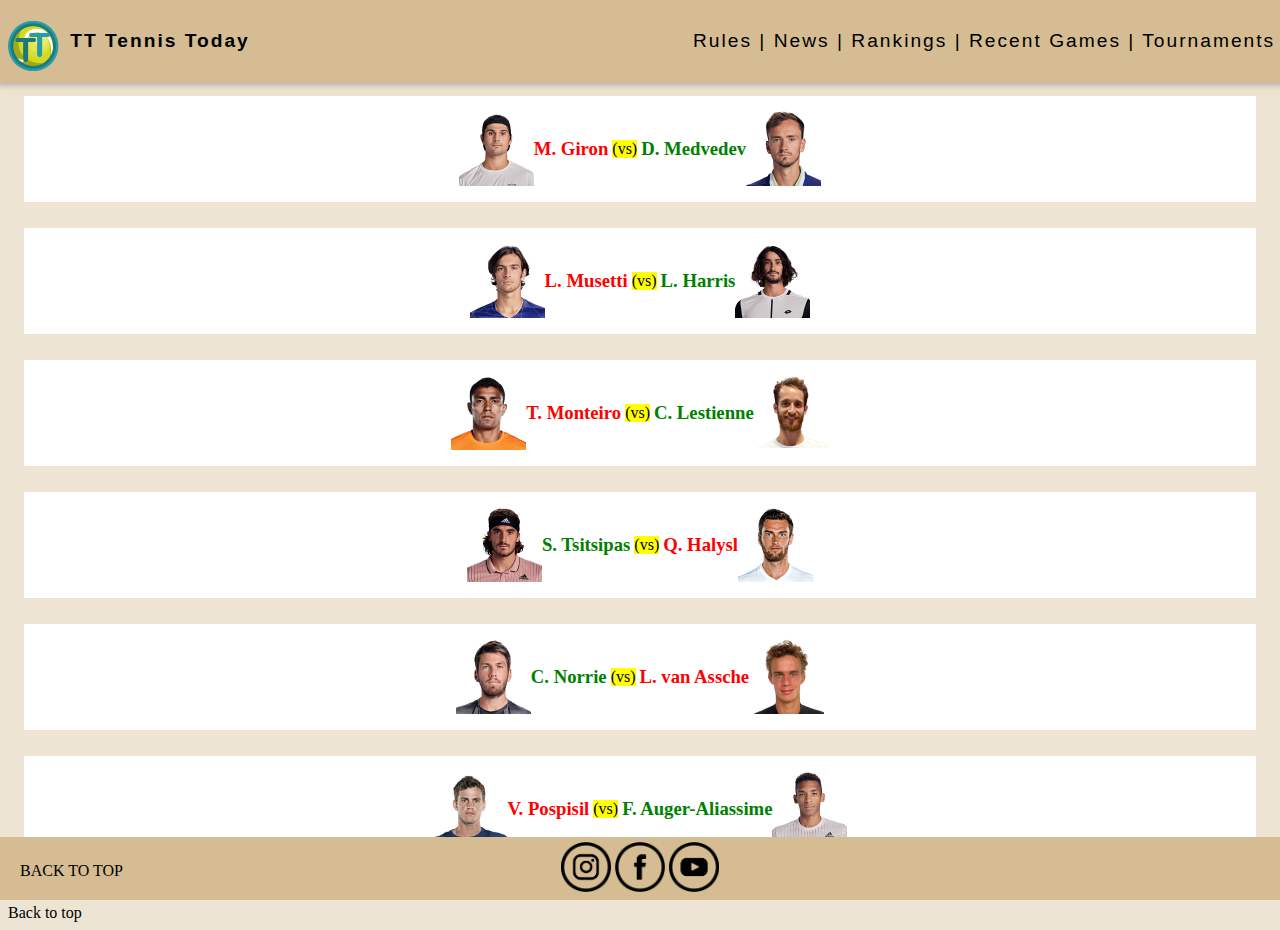
<file: SRC/RECENT GAMES.html>
<!DOCTYPE html>
<html lang="pt">

<head>
    <meta charset="UTF-8">
    <meta http-equiv="X-UA-Compatible" content="IE=edge">
    <meta name="viewport" content="width=device-width, initial-scale=1.0">
    <link rel="stylesheet" href="CSS.css">
    <title>Tennis Today - Recent Games</title>
</head>

<body>
    <a class="logo2" href="../index.html"><img src="IMAGENS/50PX.png"></a>
    <div id="Top" class="header shadow">
        <a href="../index.html" class="Homebutton Top"><b>TT Tennis Today</b> </a>
        <div class="headerright center">
            <a href="RULES.html" class="link">Rules |</a>
            <a href="NEWS.html" class="link">News |</a>
            <a href="RANKINGS.html" class="link">Rankings |</a>
            <a href="/SRC/RECENT GAMES.html" class="link">Recent Games |</a>
            <a href="/SRC/tournaments.html" class="link">Tournaments</a>
        </div>
    </div>
    
    <h1>.</h1>
      <div data-columns="3">
        <div class=centerimage><img src="/SRC/IMAGENS/rc1.png"
            width="75" 
            height="75"><h3 style="color: red">M. Giron</h3>&nbsp;<mark>(vs)</mark>&nbsp;<h3 style="color: green">D. Medvedev</h3><img src="/SRC/IMAGENS/rc2.png"
            width="75" 
            height="75"></div>

        <div class=centerimage><img src="/SRC/IMAGENS/rc3.png"
            width="75" 
            height="75"><h3 style="color: red">L. Musetti</h3>&nbsp;<mark>(vs)</mark>&nbsp;<h3 style="color: green">L. Harris</h3><img src="/SRC/IMAGENS/rc4.png"
            width="75"
            height="75"></div>

        <div class=centerimage><img src="/SRC/IMAGENS/rc5.png"
        width="75" 
        height="75"><h3 style="color: red"> T. Monteiro</h3>&nbsp;<mark>(vs)</mark>&nbsp;<h3 style="color: green">C. Lestienne</h3><img src="/SRC/IMAGENS/rc6.png"
        width="75" 
        height="75"></div>

        <div class=centerimage><img src="/SRC/IMAGENS/rc7.png"
        width="75" 
        height="75"> <h3 style="color: green">S. Tsitsipas</h3>&nbsp;<mark>(vs)</mark>&nbsp;<h3 style="color: red"> Q. Halysl</h3><img src="/SRC/IMAGENS/rc8.png"
        width="75" 
        height="75"></div>

        <div class=centerimage><img src="/SRC/IMAGENS/rc9.png"
            width="75" 
            height="75"> <h3 style="color: green">C. Norrie</h3>&nbsp;</h3><mark>(vs)</mark>&nbsp;<h3 style="color: red">L. van Assche</h3><img src="/SRC/IMAGENS/rc10.png"
            width="75" 
            height="75"></div>

        <div class=centerimage><img src="/SRC/IMAGENS/rc11.png"
            width="75" 
            height="75"> <h3 style="color: red">V. Pospisil</h3>&nbsp;<mark>(vs)</mark>&nbsp;<h3 style="color: green">F. Auger-Aliassime</h3><img src="/SRC/IMAGENS/rc12.png"
            width="75" 
            height="75"></div>
      </div>
    
      <a href="RECENT GAMES.html"> Back to top</a>

      <div class="footer">
          <div>
              <div class="backtotop">
                  <a href="index.html"> BACK TO TOP </a>
              </div>
              <div class="socialdiv">
                <a href="https://www.instagram.com/tennischannel/?hl=en" target="_blank"><img class="socials"
                        src="/SRC/IMAGENS/icon 1.png" alt="instagramlogo"></a>
                <a href="https://www.facebook.com/TennisMedia/" target="_blank"> <img class="socials"
                        src="/SRC/IMAGENS/icon 3.png" alt="facebooklogo"></a>
                <a href="https://www.youtube.com/channel/UCDitdIjOjS9Myza9I21IqzQ" target="_blank"><img class="socials"
                        src="/SRC/IMAGENS/icon 2.png" alt="youtubelogo"></a>
                </div>
          </div>
      </div>
    
</body>

</html>
</file>
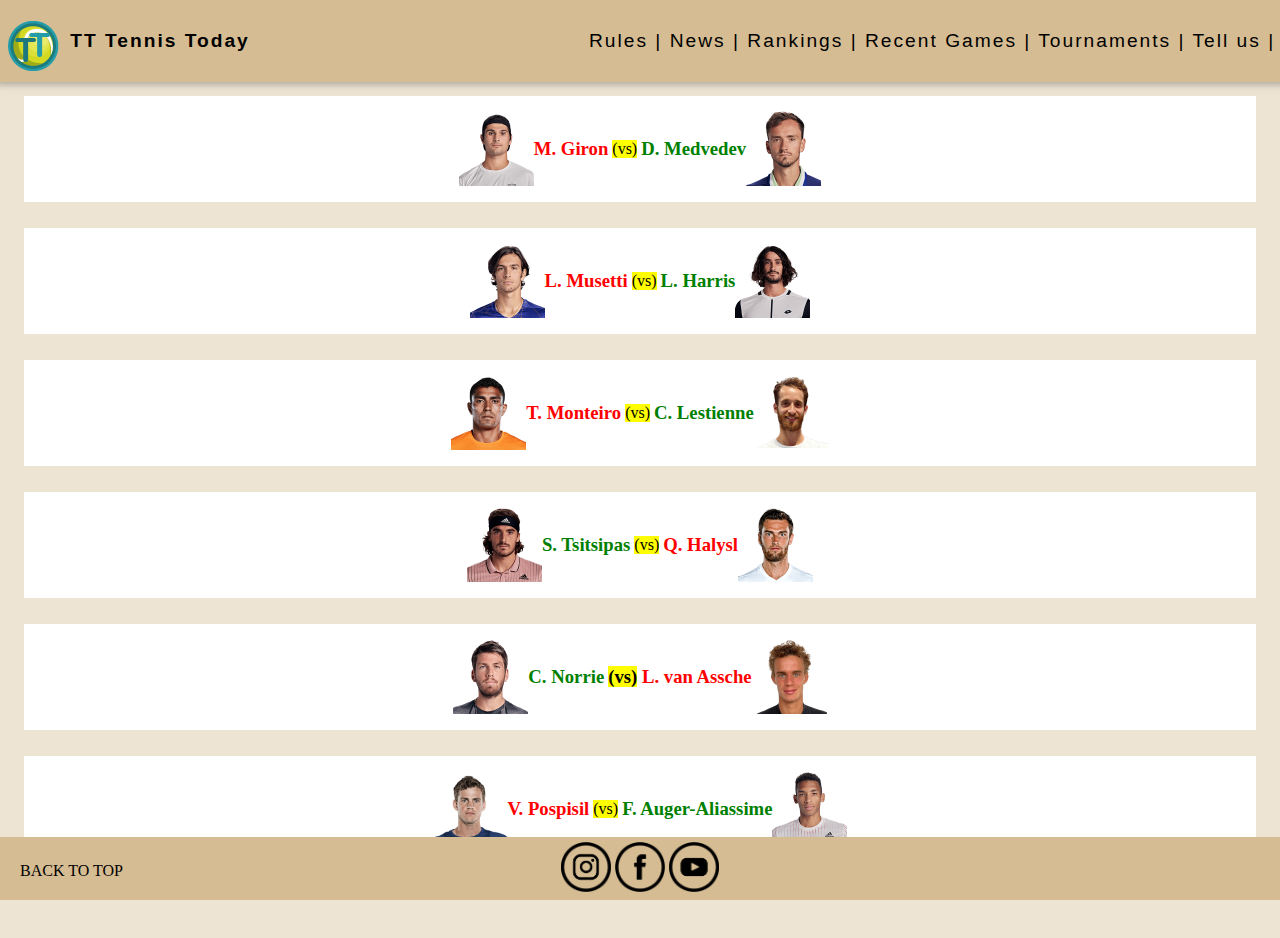
<file: SRC/RECENTGAMES.html>
<!DOCTYPE html>
<html lang="en">

<head>
    <meta charset="UTF-8">
    <meta http-equiv="X-UA-Compatible" content="IE=edge">
    <meta name="viewport" content="width=device-width, initial-scale=1.0">
    <link rel="stylesheet" href="CSS.css">
    <title>Tennis Today - Recent Games</title>
</head>

<head>
    <link rel="shortcut icon" type="image/x-icon" href="IMAGENS/50PX.png" />
  </head>

<body>
    <a class="logo2" href="../index.html"><img src="IMAGENS/50PX.png" alt="logo"></a>
    <div id="Top" class="header shadow">
        <a href="../index.html" class="Homebutton Top"><b>TT Tennis Today</b> </a>
        <div class="headerright center">
            <a href="RULES.html" class="link">Rules |</a>
            <a href="NEWS.html" class="link">News |</a>
            <a href="RANKINGS.html" class="link">Rankings |</a>
            <a href="/SRC/RECENTGAMES.html" class="link">Recent Games |</a>
            <a href="/SRC/tournaments.html" class="link">Tournaments |</a>
            <a href="/SRC/FORM.html" class="link">Tell us |</a>
        </div>
    </div>

    <h1>.</h1>
    <div data-columns="3">
        <div class=centerimage><img src="/SRC/IMAGENS/rc1.png" alt="rc1" width="75" height="75">
            <h3 style="color: red">M. Giron</h3>&nbsp;<mark>(vs)</mark>&nbsp;<h3 style="color: green">D. Medvedev</h3>
            <img src="/SRC/IMAGENS/rc2.png" alt="rc2" width="75" height="75">
        </div>

        <div class=centerimage><img src="/SRC/IMAGENS/rc3.png" alt="rc3" width="75" height="75">
            <h3 style="color: red">L. Musetti</h3>&nbsp;<mark>(vs)</mark>&nbsp;<h3 style="color: green">L. Harris</h3>
            <img src="/SRC/IMAGENS/rc4.png" alt="rc4" width="75" height="75">
        </div>

        <div class=centerimage><img src="/SRC/IMAGENS/rc5.png"  alt="rc5" width="75" height="75">
            <h3 style="color: red"> T. Monteiro</h3>&nbsp;<mark>(vs)</mark>&nbsp;<h3 style="color: green">C. Lestienne
            </h3><img src="/SRC/IMAGENS/rc6.png" alt="rc6" width="75" height="75">
        </div>

        <div class=centerimage><img src="/SRC/IMAGENS/rc7.png" alt="rc7" width="75" height="75">
            <h3 style="color: green">S. Tsitsipas</h3>&nbsp;<mark>(vs)</mark>&nbsp;<h3 style="color: red"> Q. Halysl
            </h3><img src="/SRC/IMAGENS/rc8.png" alt="rc8" width="75" height="75">
        </div>

        <div class=centerimage><img src="/SRC/IMAGENS/rc9.png"  alt="rc9" width="75" height="75">
            <h3 style="color: green">C. Norrie</h3>&nbsp;<h3><mark>(vs)</mark>&nbsp;</h3><h3 style="color: red">L. van
                Assche</h3><img src="/SRC/IMAGENS/rc10.png" alt="rc10" width="75" height="75">
        </div>

        <div class=centerimage><img src="/SRC/IMAGENS/rc11.png" alt="rc11" width="75" height="75">
            <h3 style="color: red">V. Pospisil</h3>&nbsp;<mark>(vs)</mark>&nbsp;<h3 style="color: green">F.
                Auger-Aliassime</h3><img src="/SRC/IMAGENS/rc12.png" alt="rc12" width="75" height="75">
        </div>
    </div>

    <div class="finalpage"></div>
    
    <div class="footer">
        <div>
            <div class="backtotop">
                <a href="RECENTGAMES.html"> BACK TO TOP </a>
            </div>
            <div class="socialdiv">
                <a href="https://www.instagram.com/tennischannel/?hl=en" target="_blank"><img class="socials"
                        src="/SRC/IMAGENS/icon1.png" alt="instagramlogo"></a>
                <a href="https://www.facebook.com/TennisMedia/" target="_blank"> <img class="socials"
                        src="/SRC/IMAGENS/icon3.png" alt="facebooklogo"></a>
                <a href="https://www.youtube.com/channel/UCDitdIjOjS9Myza9I21IqzQ" target="_blank"><img class="socials"
                        src="/SRC/IMAGENS/icon2.png" alt="youtubelogo"></a>
            </div>
        </div>
    </div>

</body>

</html>
</file>
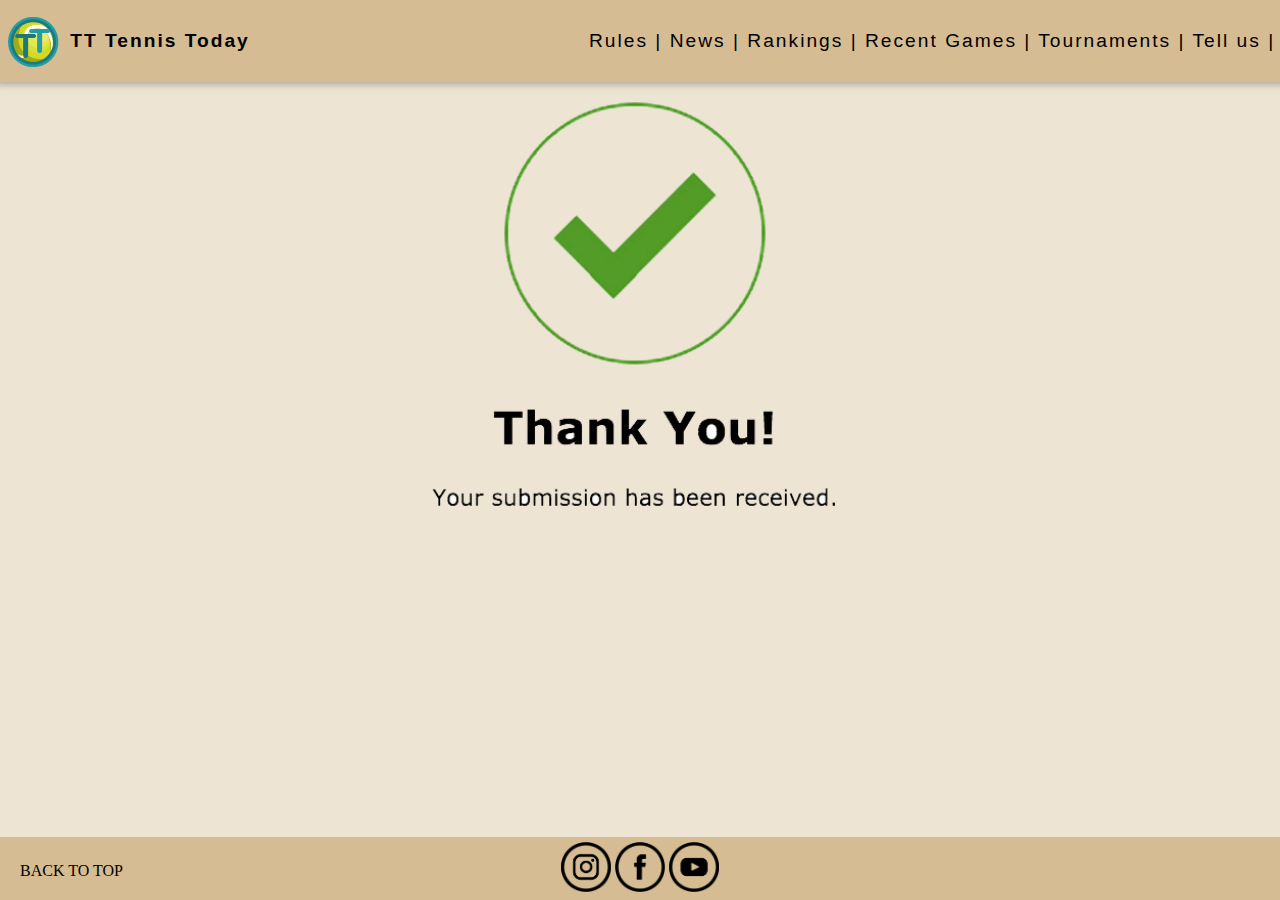
<file: SRC/REDIRECT.html>
<!DOCTYPE html>
<html lang="en">

<head>
    <meta charset="UTF-8">
    <meta http-equiv="X-UA-Compatible" content="IE=edge">
    <meta name="viewport" content="width=device-width, initial-scale=1.0">
    <link rel="stylesheet" href="/SRC/CSS.css">
    <title>Tennis Today - Home</title>
</head>

<head>
    <link rel="shortcut icon" type="image/x-icon" href="IMAGENS/50PX.png" />
  </head>

<body>
    <a id="Top" class="logo3" href="../index.html"><img src="IMAGENS/50PX.png"></a>
    <div class="header shadow">
        <a href="../index.html" class="Homebutton Top"><b>TT Tennis Today</b> </a>
        <div class="headerright center">
            <a href="/SRC/RULES.html" class="link">Rules |</a>
            <a href="/SRC/NEWS.html" class="link">News |</a>
            <a href="/SRC/RANKINGS.html" class="link">Rankings |</a>
            <a href="/SRC/RECENTGAMES.html" class="link">Recent Games |</a>
            <a href="/SRC/tournaments.html" class="link">Tournaments |</a>
            <a href="/SRC/FORM.html" class="link">Tell us |</a>
        </div>
    </div>

    <div class="centercol centertext" style="text-align: center;"><img src="/SRC/IMAGENS/form.png" width="1000"
            height="590"></div>

    <div class="footer">
        <div>
            <div class="backtotop">
                <a href="index.html"> BACK TO TOP </a>
            </div>
            <div class="socialdiv">
                <a href="https://www.instagram.com/tennischannel/?hl=en" target="_blank"><img class="socials"
                        src="/SRC/IMAGENS/icon1.png" alt="instagramlogo"></a>
                <a href="https://www.facebook.com/TennisMedia/" target="_blank"> <img class="socials"
                        src="/SRC/IMAGENS/icon3.png" alt="facebooklogo"></a>
                <a href="https://www.youtube.com/channel/UCDitdIjOjS9Myza9I21IqzQ" target="_blank"><img class="socials"
                        src="/SRC/IMAGENS/icon2.png" alt="youtubelogo"></a>
            </div>
        </div>
    </div>

</body>
</file>
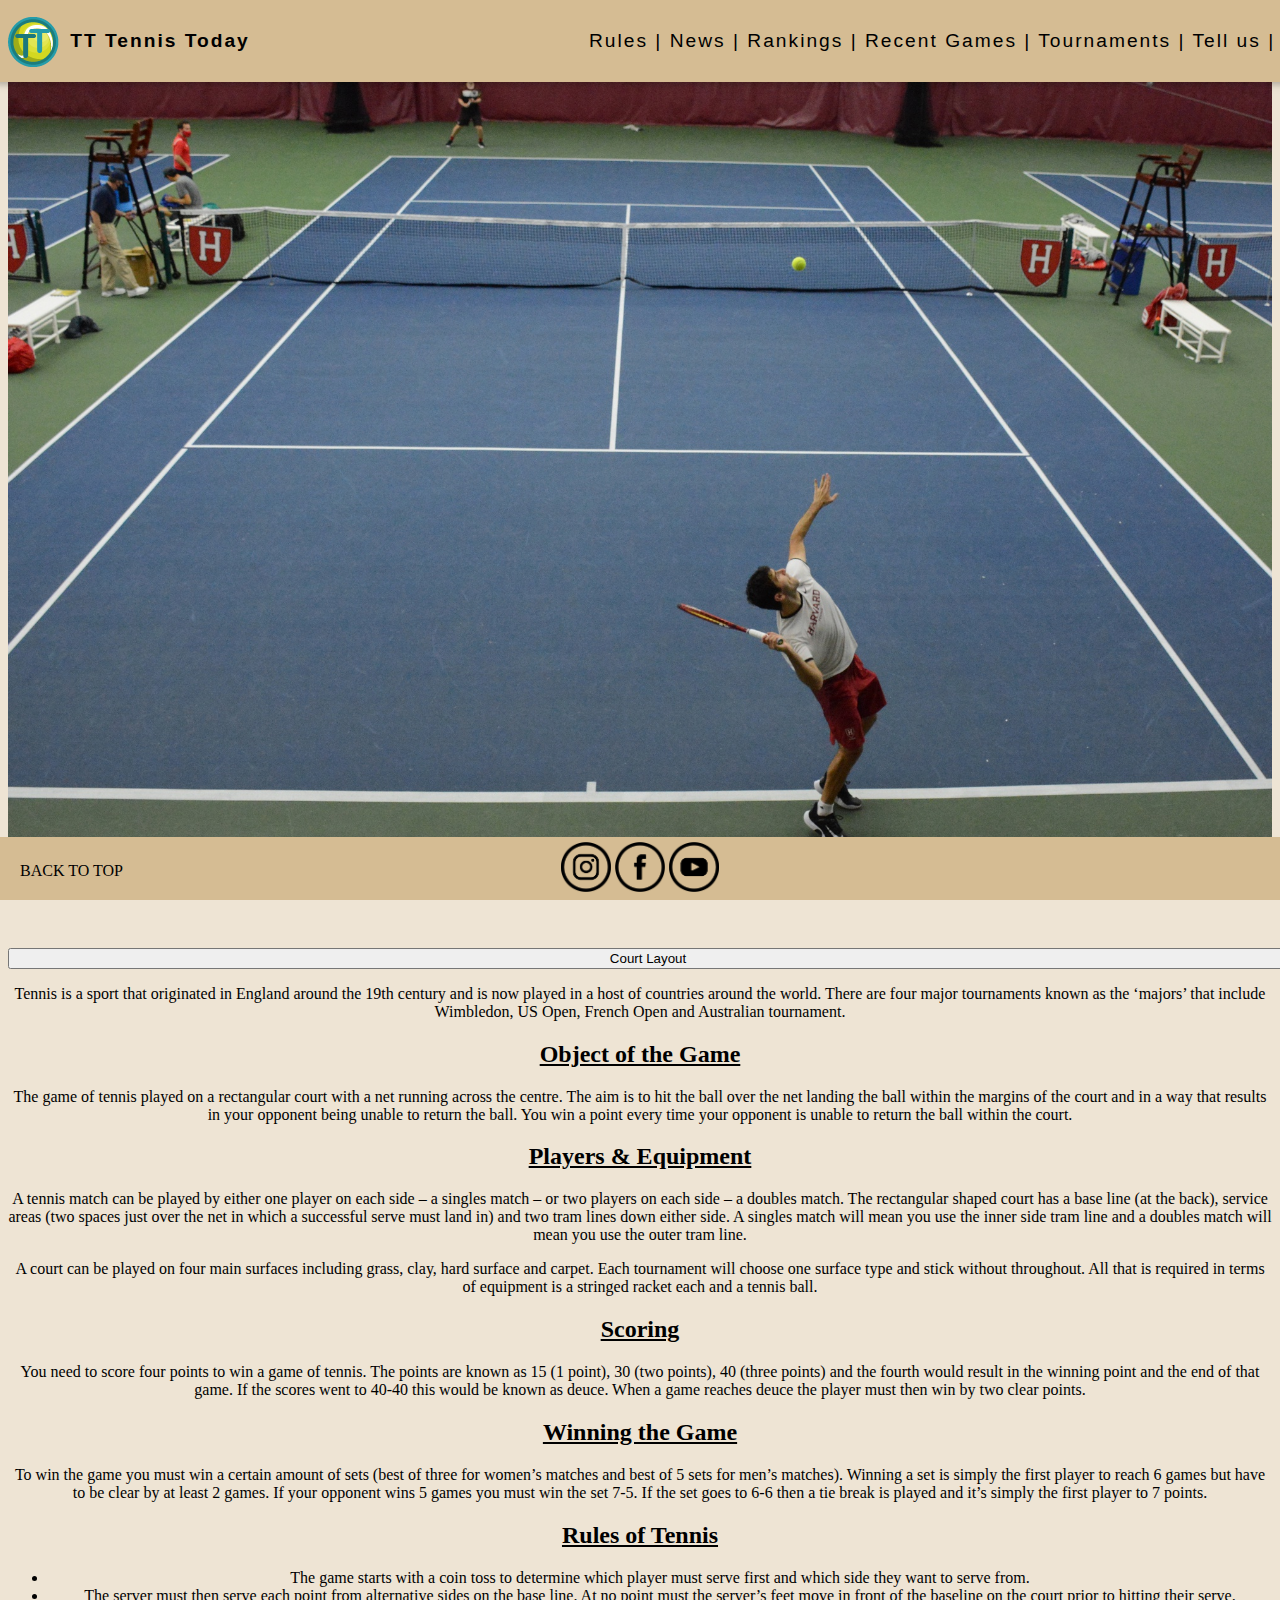
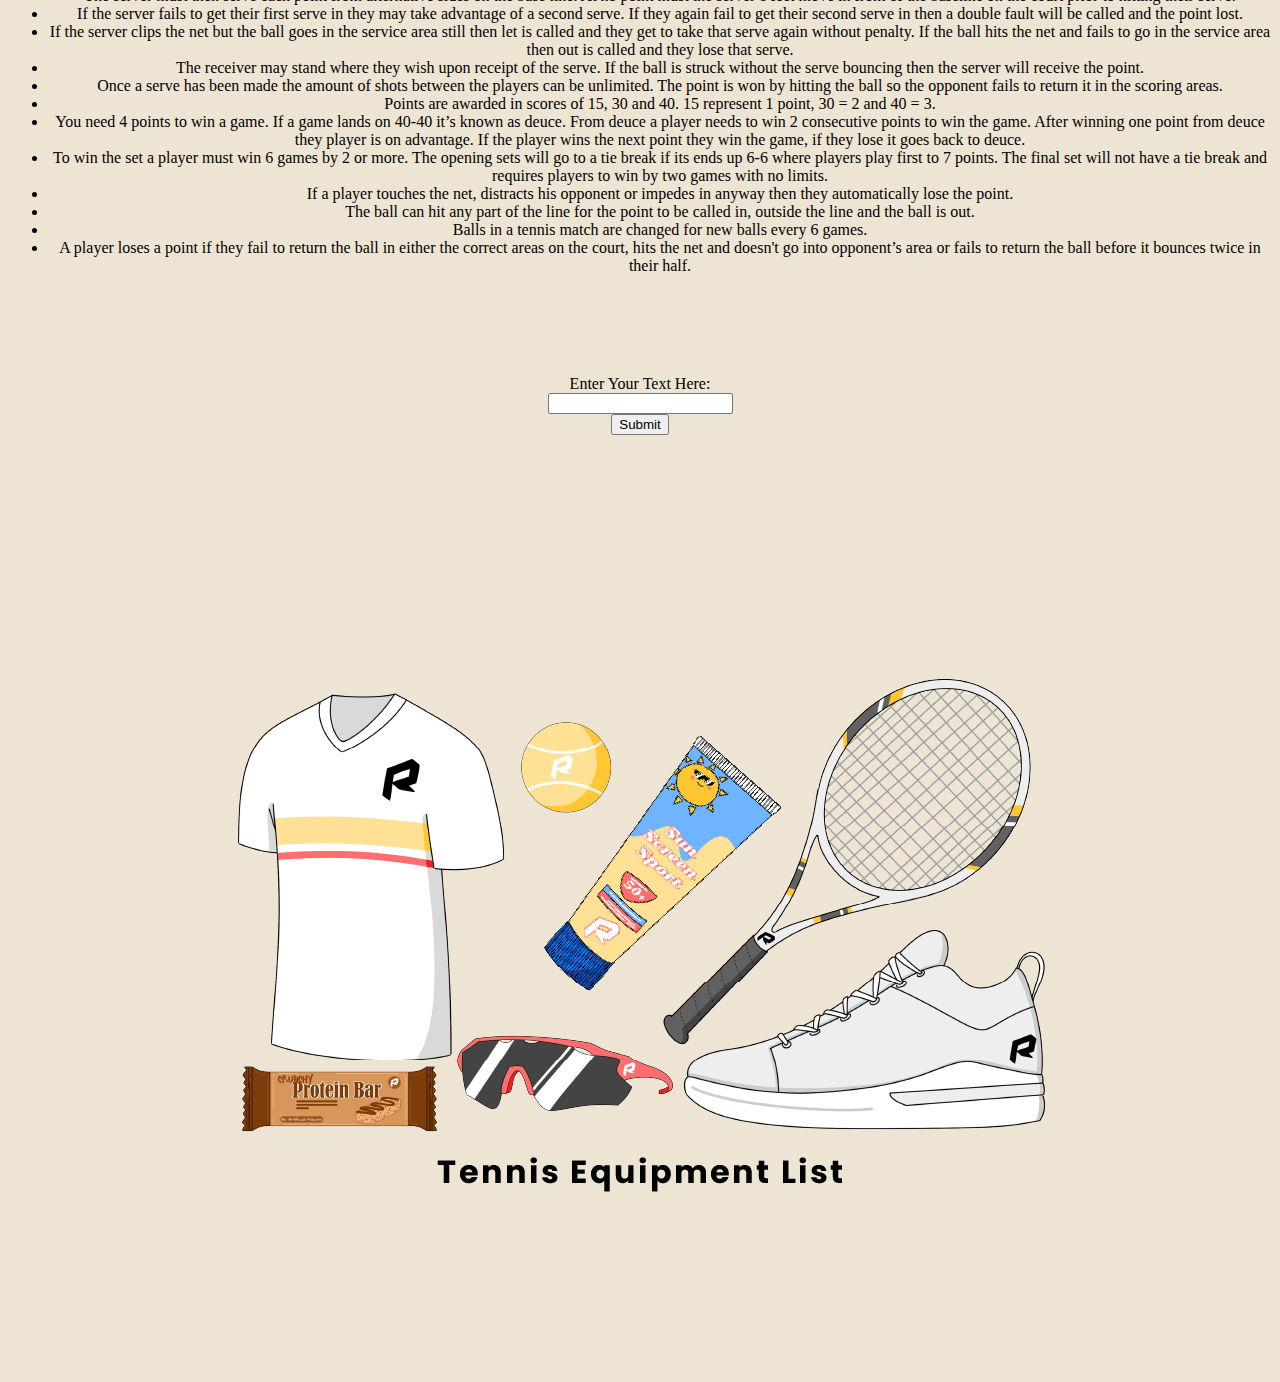
<file: SRC/RULES.html>
<!DOCTYPE html>
<html lang="en">

<head>
    <meta charset="UTF-8">
    <meta http-equiv="X-UA-Compatible" content="IE=edge">
    <meta name="viewport" content="width=device-width, initial-scale=1.0">
    <link rel="stylesheet" href="CSS.css">
    <title>Tennis Today - Rules</title>
</head>

<head>
    <link rel="shortcut icon" type="image/x-icon" href="IMAGENS/50PX.png" />
  </head>

<body>
    <a class="logo3" href="HOME.html"><img src="IMAGENS/50PX.png" alt="Logo"></a>
    <div class="header shadow">
        <a href="../index.html" class="Homebutton"><b>TT Tennis Today</b> </a>
        <div class="headerright center">
            <a href="RULES.html" class="link">Rules |</a>
            <a href="NEWS.html" class="link">News |</a>
            <a href="RANKINGS.html" class="link">Rankings |</a>
            <a href="/SRC/RECENTGAMES.html" class="link">Recent Games |</a>
            <a href="/SRC/tournaments.html" class="link">Tournaments |</a>
            <a href="/SRC/FORM.html" class="link">Tell us |</a>
        </div>
    </div>
    <img class="rules" src="IMAGENS/002.jpg" alt="jogo">

    <button class="centertext center" id="btn-Convert-Html2Image" onclick="trocarDivPorImagem()"
        style=z-index:9980;>Court Layout</button>

    <div id="tudo" class="centertext aMostrar">

        <p>Tennis is a sport that originated in England around the 19th century and is now played in a host
            of countries
            around the world. There are four major tournaments known as the ‘majors’ that include Wimbledon, US Open,
            French Open and Australian tournament.</p>

        <h2 style="text-align:center;">
            <u>Object of the Game</u>
        </h2>

        <p>The game of tennis played on a rectangular court with a net running across the centre. The aim is to hit the
            ball over the net landing the ball within the margins of the court and in a way that results in your
            opponent being unable to return the ball. You win a point every time your opponent is unable to return the
            ball within the court.</p>

        <h2 style="text-align:center;">
            <u>Players & Equipment</u>
        </h2>
        <p>
        A tennis match can be played by either one player on each side – a singles match – or two players on each
        side – a doubles match. The rectangular shaped court has a base line (at the back), service areas (two
        spaces just over the net in which a successful serve must land in) and two tram lines down either side.
        A
        singles match will mean you use the inner side tram line and a doubles match will mean you use the outer
        tram line.
    </p>

        <p>
            A court can be played on four main surfaces including grass, clay, hard surface and carpet. Each
            tournament
            will
            choose one surface type and stick without throughout. All that is required in terms of equipment is a
            stringed
            racket each and a tennis ball.

        </p>

        <h2 style="text-align:center;">
            <u>Scoring</u>
        </h2>

        <p>You need to score four points to win a game of tennis. The points are known as 15 (1 point), 30 (two
            points), 40 (three points) and the fourth would result in the winning point and the end of that game. If the
            scores went to 40-40 this would be known as deuce. When a game reaches deuce the player must then win by two
            clear points.</p>

        <h2 style="text-align:center;">
            <u>Winning the Game</u>
        </h2>

        To win the game you must win a certain amount of sets (best of three for women’s matches and best of 5 sets for
        men’s matches). Winning a set is simply the first player to reach 6 games but have to be clear by at least 2
        games. If your opponent wins 5 games you must win the set 7-5. If the set goes to 6-6 then a tie break is played
        and it’s simply the first player to 7 points.

        <h2 style="text-align:center;">
            <u>Rules of Tennis</u>
        </h2>

        <ul>
            <li>The game starts with a coin toss to determine which player must serve first and which side they want to
                serve
                from.</li>
            
                <li>The server must then serve each point from alternative sides on the base line. At no point must the
                    server’s
                    feet move in front of the baseline on the court prior to hitting their serve.</li>
                <li>If the server fails to get their first serve in they may take advantage of a second serve. If they
                    again
                    fail to
                    get their second serve in then a double fault will be called and the point lost.</li>
                <li>If the server clips the net but the ball goes in the service area still then let is called and they
                    get
                    to take
                    that serve again without penalty. If the ball hits the net and fails to go in the service area then
                    out
                    is
                    called and they lose that serve.</li>
            
            <li>The receiver may stand where they wish upon receipt of the serve. If the ball is struck without the
                serve
                bouncing then the server will receive the point.</li>
            <li>Once a serve has been made the amount of shots between the players can be unlimited. The point is won by
                hitting
                the ball so the opponent fails to return it in the scoring areas.</li>
            <li>Points are awarded in scores of 15, 30 and 40. 15 represent 1 point, 30 = 2 and 40 = 3.</li>
            <li>You need 4 points to win a game. If a game lands on 40-40 it’s known as deuce. From deuce a player needs
                to win 2
                consecutive points to win the game. After winning one point from deuce they player is on advantage. If
                the
                player wins the next point they win the game, if they lose it goes back to deuce.</li>
            <li>To win the set a player must win 6 games by 2 or more. The opening sets will go to a tie break if its
                ends up
                6-6 where players play first to 7 points. The final set will not have a tie break and requires players
                to win by
                two games with no limits.</li>
            <li>If a player touches the net, distracts his opponent or impedes in anyway then they automatically lose
                the point.</li>
            <li>The ball can hit any part of the line for the point to be called in, outside the line and the ball is
                out.</li>
            <li>Balls in a tennis match are changed for new balls every 6 games.</li>
            <li>A player loses a point if they fail to return the ball in either the correct areas on the court, hits
                the net
                and doesn't go into opponent’s area or fails to return the ball before it bounces twice in their half.
            </li>
        </ul>

        <div class="centercol forms">
            <form method="post" id="formulario">
                Enter Your Text Here:<br>
                <input type="text" name="textdata"><br>
                <input type="submit" name="submit" id="submit">

            </form>
        </div>
        <img class="rules" src="IMAGENS/003.png" alt="equipamento">
    </div>

    <div class="footer">
        <div>
            <div class="backtotop">
                <a href="RULES.html"> BACK TO TOP </a>
            </div>

            <div class="socialdiv">
                <a href="https://www.instagram.com/tennischannel/?hl=en" target="_blank"><img class="socials"
                        src="/SRC/IMAGENS/icon1.png" alt="instagramlogo"></a>
                <a href="https://www.facebook.com/TennisMedia/" target="_blank"> <img class="socials"
                        src="/SRC/IMAGENS/icon3.png" alt="facebooklogo"></a>
                <a href="https://www.youtube.com/channel/UCDitdIjOjS9Myza9I21IqzQ" target="_blank"><img class="socials"
                        src="/SRC/IMAGENS/icon2.png" alt="youtubelogo"></a>
            </div>
        </div>
    </div>

    <script>
        var divTudo = "";

        function trocarDivPorImagem() {
            var element = document.getElementById('tudo');

            if (element.classList.contains("aMostrar")) {

                divTudo = element.innerHTML;
                element.classList.remove("aMostrar");
                element.classList.add("escondido");
                document.getElementById('tudo').innerHTML = "<img src=\"IMAGENS/004.png\" alt=''>"
            }
            else if (element.classList.contains("escondido")) {

                element.classList.remove("escondido");
                element.classList.add("aMostrar");
                document.getElementById('tudo').innerHTML = divTudo
            }
        }
    </script>

    <script>
        const form = document.getElementById('formulario');

        function submitForm(e) {
            event.preventDefault();
            var xmlDoc = document.implementation.createDocument(null, "form");
            newElement = xmlDoc.createElement("teste");
            newElement.textContent = "asd";

            x = xmlDoc.getElementsByTagName("form")[0]
            x.appendChild(newElement);

            const teste = new XMLSerializer().serializeToString(xmlDoc);

            const blob = new Blob([teste], { type: "octet-stream" });
            const href = URL.createObjectURL(blob);

            const a = Object.assign(document.createElement("a"), {
                href,
                style: "display:none",
                download: "myData.xml",
            })

            document.body.appendChild(a);
            a.click();
        }

        form.addEventListener('submit', submitForm);


    </script>
</body>

</html>
</file>
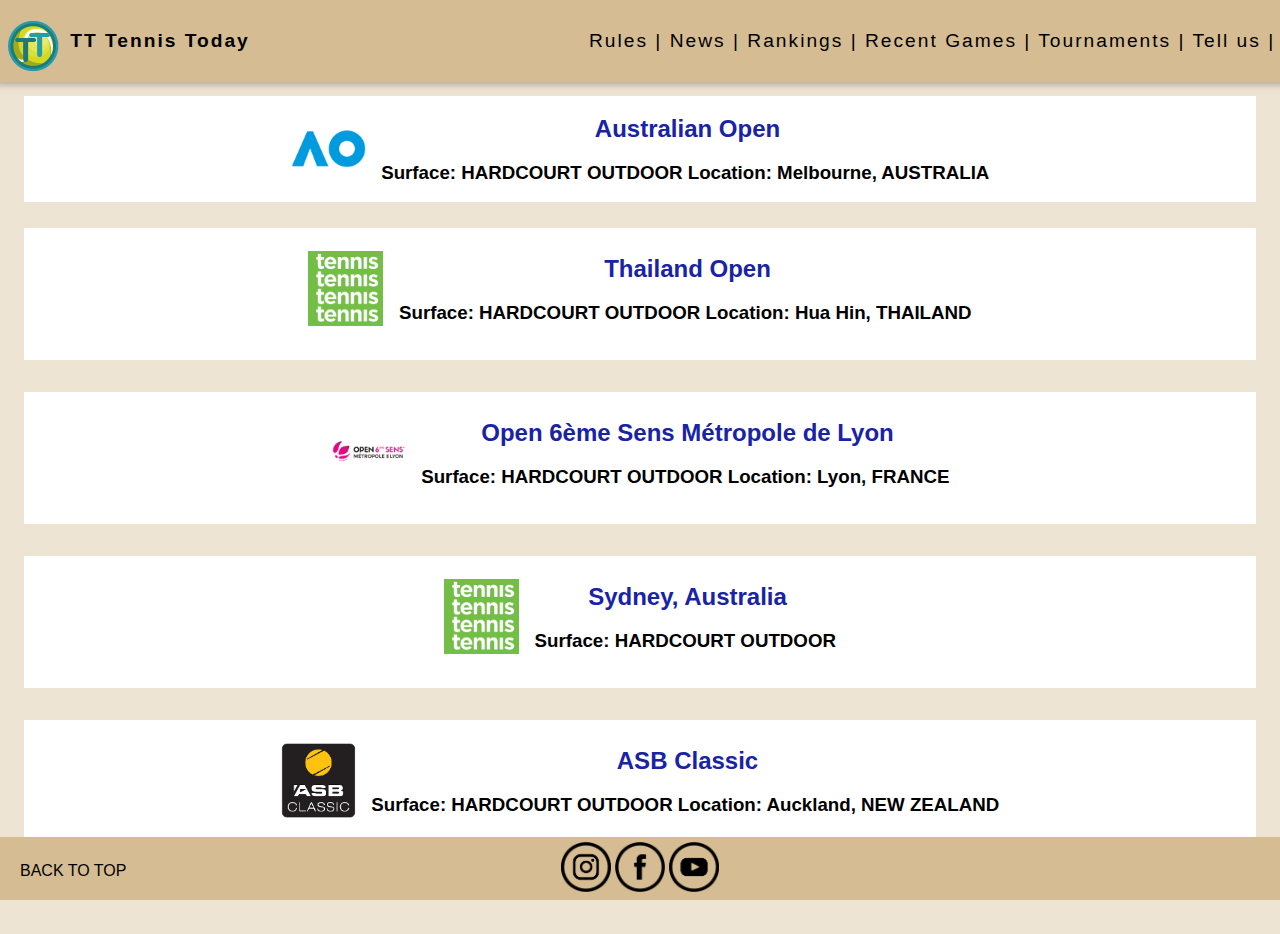
<file: SRC/tournaments.html>
<!DOCTYPE html>
<html lang="en">

<head>
    <meta charset="UTF-8">
    <meta http-equiv="X-UA-Compatible" content="IE=edge">
    <meta name="viewport" content="width=device-width, initial-scale=1.0">
    <link rel="stylesheet" href="CSS.css">
    <title>Tennis Today - Rules</title>
</head>
</style>

<head>
    <link rel="shortcut icon" type="image/x-icon" href="IMAGENS/50PX.png">
  </head>

<body>
    <a class="logo2" href="HOME.html"><img src="IMAGENS/50PX.png"></a>
    <div class="header shadow">
        <a href="../index.html" class="Homebutton"><b>TT Tennis Today</b> </a>
        <div class="headerright center">
            <a href="RULES.html" class="link">Rules |</a>
            <a href="NEWS.html" class="link">News |</a>
            <a href="RANKINGS.html" class="link">Rankings |</a>
            <a href="/SRC/RECENTGAMES.html" class="link">Recent Games |</a>
            <a href="/SRC/tournaments.html" class="link">Tournaments |</a>
            <a href="/SRC/FORM.html" class="link">Tell us |</a>
        </div>
    </div>
</body>

<style>
    body {
        font-family: 'Trebuchet MS', 'Lucida Sans Unicode', 'Lucida Grande', 'Lucida Sans', Arial, sans-serif;
    }
</style>

<body>
    <h1>.</h1>
    <div data-columns="3">
        <div class=centerimage><img src="/SRC/IMAGENS/A0.png" width="75" height="75">
            <align= center>
                <h2 style="color: rgb(24, 35, 165)">&nbsp;&nbsp;&nbsp;Australian Open</h2>
                </align>
                <p>
                <h3>&nbsp;&nbsp;&nbsp;Surface: HARDCOURT OUTDOOR Location: Melbourne, AUSTRALIA</p>
                </h3>
        </div>

        <div data-columns="3">
            <div class=centerimage><img src="/SRC/IMAGENS/thailand.png" width="75" height="75">
                <align= center>
                    <h2 style="color: rgb(24, 35, 165)">&nbsp;&nbsp;&nbsp;Thailand Open</h2>
                    </align>
                    <p>
                    <h3>&nbsp;&nbsp;&nbsp;Surface: HARDCOURT OUTDOOR
                        Location: Hua Hin, THAILAND</p>
                    </h3>
            </div>
        </div>

        <div data-columns="3">
            <div class=centerimage><img src="/SRC/IMAGENS/open6.png" width="75" height="75">
                <align= center>
                    <h2 style="color: rgb(24, 35, 165)">&nbsp;&nbsp;&nbsp;Open 6ème Sens Métropole de Lyon</h2>
                    </align>
                    <p>
                    <h3>&nbsp;&nbsp;&nbsp;Surface: HARDCOURT OUTDOOR
                        Location: Lyon, FRANCE</p>
                    </h3>
            </div>
        </div>

        <div data-columns="3">
            <div class=centerimage><img src="/SRC/IMAGENS/sydney.png" width="75" height="75">
                <align= center>
                    <h2 style="color: rgb(24, 35, 165)">&nbsp;&nbsp;&nbsp;Sydney, Australia</h2>
                    </align>
                    <p>
                    <h3>&nbsp;&nbsp;&nbsp;Surface: HARDCOURT OUTDOOR</p>
                    </h3>
            </div>
        </div>

        <div data-columns="3">
            <div class=centerimage><img src="/SRC/IMAGENS/asb.png" width="75" height="75">
                <align= center>
                    <h2 style="color: rgb(24, 35, 165)">&nbsp;&nbsp;&nbsp;ASB Classic
                    </h2>
                    </align>
                    <p>
                    <h3>&nbsp;&nbsp;&nbsp;Surface: HARDCOURT OUTDOOR
                        Location: Auckland, NEW ZEALAND</p>
                    </h3>
            </div>
        </div>
    </div>

    <div class="finalpage"></div>

    <div class="footer">
        <div>
            <div class="footer">
                <div class="backtotop">
                    <a href="tournaments.html"> BACK TO TOP </a>
                </div>
                <div class="socialdiv">
                    <a href="https://www.instagram.com/tennischannel/?hl=en" target="_blank"><img class="socials"
                            src="/SRC/IMAGENS/icon1.png" alt="instagramlogo"></a>
                    <a href="https://www.facebook.com/TennisMedia/" target="_blank"> <img class="socials"
                            src="/SRC/IMAGENS/icon3.png" alt="facebooklogo"></a>
                    <a href="https://www.youtube.com/channel/UCDitdIjOjS9Myza9I21IqzQ" target="_blank"><img class="socials"
                            src="/SRC/IMAGENS/icon2.png" alt="youtubelogo"></a>
                </div>
            </div>

</body>
</file>
<file: SRC/CSS.css>
body {
    background: #EEE4D4;
}

.logo {
    position: fixed;
    z-index: 9993;
    width: 50px;
    height: 50px;
    object-fit: cover;
    padding-top: 8px;
    margin-top: -5%;
}

.logo2 {
    position: fixed;
    z-index: 9993;
    width: 50px;
    height: 50px;
    object-fit: cover;
    padding-bottom: 12px;
    margin-top: 0%;
}

.logo3 {
    position: fixed;
    z-index: 9993;
    width: 50px;
    height: 50px;
    object-fit: cover;
    padding-bottom: 12px;
    margin-top: 9px;
}

.logo4{
    position: fixed;
    z-index: 9993;
    width: 50px;
    height: 50px;
    object-fit: cover;
    padding-bottom: 12px;
    margin-top: -3%;

}

.logo5{
    position: fixed;
    z-index: 9993;
    width: 50px;
    height: 50px;
    object-fit: cover;
    padding-bottom: 12px;
    margin-top: -80px;

}

.Homebutton {
    color: black;
    background-color: #d5bc93;
    border: 0ch;
    float: left;
    padding-left: 55px;
    padding-top: 20px;
    padding-bottom: 20px;
    text-align: center;
    min-width: 50px;
    min-height: 20px;
    font-size: larger;
    font-family: 'Trebuchet MS', 'Lucida Sans Unicode', 'Lucida Grande', 'Lucida Sans', Arial, sans-serif;
    letter-spacing: 2px
}

.header {
    z-index: 9990;
    color: black;
    background-color: #d5bc93;
    padding: 10px 20px;
    width: 100%;
    height: max-content;
    box-sizing: inherit;
    position: fixed;
    top: 0%;
    padding-left: 20px;
    padding-bottom: 10px;
    margin-left: -1%;
}

.header2 {
    z-index: 9990;
    color: black;
    background-color: #d5bc93;
    width: 100%;
    height: max-content;
    box-sizing: inherit;
    position: fixed;
    top: 0%;
    padding-bottom: 10px;
    margin-left: 0%;
}

.headerright {
    color: black;
    background-color: #d5bc93;
    padding: 20px;
    float: right !important;
    z-index: 9000;
    position: relative;
    font-size: larger;
    font-family: 'Trebuchet MS', 'Lucida Sans Unicode', 'Lucida Grande', 'Lucida Sans', Arial, sans-serif;
    letter-spacing: 2px
}

.centercol {
    z-index: 5000;
    color: black;
    width: 100%;
    height: max-content;
    box-sizing: inherit;
    position: relative;
    overflow: hidden;
    max-width: 1366px;
    margin-left: auto;
    margin-right: auto;
}

.centercolforms{
    display: grid;
    margin-top: 100px;
    align-content: center;
    align-items: center;
    align-self: center;
    text-align: center;
}

.centercol img[src="/SRC/IMAGENS/001.jpg"] {
    z-index: 4000;
    width: 100%;
    height: 100%;
    object-fit: cover;
    overflow: hidden;
}

.videoini {
    margin-top: 70px;
    max-width: auto;
    margin-left: auto;
    margin-right: auto;
}

.centertext {
    z-index: 5000;
    color: black;
    width: 100%;
    height: max-content;
    box-sizing: inherit;
    position: relative;
    overflow: hidden;
    max-width: 1366px;
    margin-left: auto;
    margin-right: auto;
    text-align: center;
}

.rules {
    object-fit: scale-down;
    max-width: 100%;
    height: auto;
    z-index: 4000;
    width: 1366px;
    height: 939.7px;
    overflow: hidden;
    display: block;
    margin: auto;

}

.footer {
    z-index: 9990;
    color: black;
    background-color: #d5bc93;
    position: fixed;
    left: 0;
    bottom: 0;
    padding-top: 5px;
    width: 100%;
    text-align: center;
}

.socials {
    text-align: center;
    width: 50px;
    height: 50px;
    align-items: center;
}

.news {
    width: 676px;
    max-height: fit-content;
    margin-bottom: 30px;
    margin-top: 60px;
}

/* ASSEGUIR A ISTO SAO CENAS RANDOM PARA ALINHAR E ASSIM*/
/* ASSEGUIR A ISTO SAO CENAS RANDOM PARA ALINHAR E ASSIM*/

.shadow {
    box-shadow: 0 3px 6px 0 rgba(0, 0, 0, 0.16), 0 2px 10px 0 rgba(0, 0, 0, 0.12);
}

.center {
    display: block;
    align-content: center;
}

a:link {
    color: black;
    text-decoration: none;
}

a:visited {
    color: black;
}

.bold {
    font-size: large;
}

.margin {
    margin: 30px;
    padding-bottom: 30px;
}

.marginimage {
    margin: 30px;
    padding-top: 30px;
}

.card {
    margin: auto;
    padding-top: 100px;
}

.rankingtxt {
    align-content: center;
    align-items: center;
    align-self: center;
    text-align: center;
    padding-top: 30px;
    color: rgb(54, 18, 18);
    font-size: larger;
    font-family: 'Trebuchet MS', 'Lucida Sans Unicode', 'Lucida Grande', 'Lucida Sans', Arial, sans-serif;
}

.centerimage {
    display: flex;
    justify-content: center;
    align-items: center;
    height: 200px;
    border: 3px solid white;
}


[data-columns] {
    display: grid;
    align-content: center;
    align-items: center;
    align-self: center;
    text-align: center;
}

/* ASSEGUIR A ISTO SAO IMG WRAPS PARA NOTICIAS */
/* ASSEGUIR A ISTO SAO IMG WRAPS PARA NOTICIAS */

.img__wrap {
    position: relative;
}

.img__description {
    position: absolute;
    top: 0;
    bottom: 0;
    left: 0;
    right: 0;
    background: rgba(55, 59, 61, 0.906);
    color: #fff;
    visibility: hidden;
    opacity: 0;
    font-size: larger;
    text-align: center;
    display: grid;
    align-content: center;
    align-items: center;
    align-self: center;
    text-align: center;
    transition: opacity .2s, visibility .2s;
}

.img__wrap:hover .img__description {
    visibility: visible;
    opacity: 1;
}

.centercolesq {
    z-index: 5000;
    color: black;
    width: 99%;
    height: max-content;
    box-sizing: inherit;
    position: relative;
    overflow: hidden;
    max-width: 670px;
    float: inline-start;
}

.centercoldir {
    z-index: 5000;
    color: black;
    width: 99%;
    height: max-content;
    box-sizing: inherit;
    position: relative;
    overflow: hidden;
    max-width: 670px;
    float: inline-end;
}

.centerimage {
    display: flex;
    justify-content: center;
    align-items: center;
    height: 200px;
    border: 3px solid white;
    margin-bottom: 10px;
}

.form {
    display: grid;
    align-content: center;
    align-items: center;
    align-self: center;
    text-align: center;
    margin-bottom: 50px;
}

[data-columns] {
    display: grid;
    grid-gap: 1rem;
    padding: 1rem;
    margin: 0 0 1rem 0;
}

[data-columns]>div {
    height: 100px;
    background: white;
}

[data-columns="2"] {
    background: #64B5F6;
    grid-template-columns: repeat(2, 1fr);
}

.backtotop {
    float: left;
    margin: 20px;
    z-index: 9960;
}

.socialdiv {
    width: fit-content;
    display: block;
    margin-left: auto;
    margin-right: auto;

}

iframe {
    z-index: 9960;
}

.centercol img[src="/SRC/IMAGENS/news2.jpg"] {
    z-index: 4000;
    width: 100%;
    height: 100%;
    object-fit: cover;
    overflow: hidden;
}

.centercol img[src="/SRC/IMAGENS/news3.jpg"] {
    z-index: 4000;
    width: 100%;
    height: 100%;
    object-fit: cover;
    overflow: hidden;
}

.centercol img[src="/SRC/IMAGENS/news4.jpg"] {
    z-index: 4000;
    width: 100%;
    height: 100%;
    object-fit: cover;
    overflow: hidden;
}

.body video[src="/SRC/IMAGENS/12video.mp4"]{
    z-index: 4000;
    width: 100%;
    height: 100%;
    object-fit: cover;
    overflow: hidden;
    float: left;
}

table {
	width: 800px;
    border: 5px solid white;
	overflow: hidden;
	box-shadow: 0 0 20px rgba(0,0,0,0.1);
    border-radius: 5px;
}

th, td {
    background-color: #d5bc93;
    align-content: center;
  }

.forms {
    margin-top: 100px;
}

.first {
    width: 100px;
    margin-left:280px;
    margin-right: -20px;
    margin-bottom: -130px;
    transform: rotate(30deg);

}

.second {
    width: 100px;
    margin-left: -990px;
    margin-right: -20px;
    margin-bottom: -110px;
    transform: rotate(30deg);

}

.third {
    width: 100px;
    margin-left: 340px;
    margin-right: -20px;
    margin-bottom: -110px;
    transform: rotate(30deg);

}

.finalpage {
margin-bottom: 50px;

}

.finalpage2 {
margin-bottom: 730px;
    
    }

.finalxml {
        margin-bottom: 100px;
            
            }
</file>
